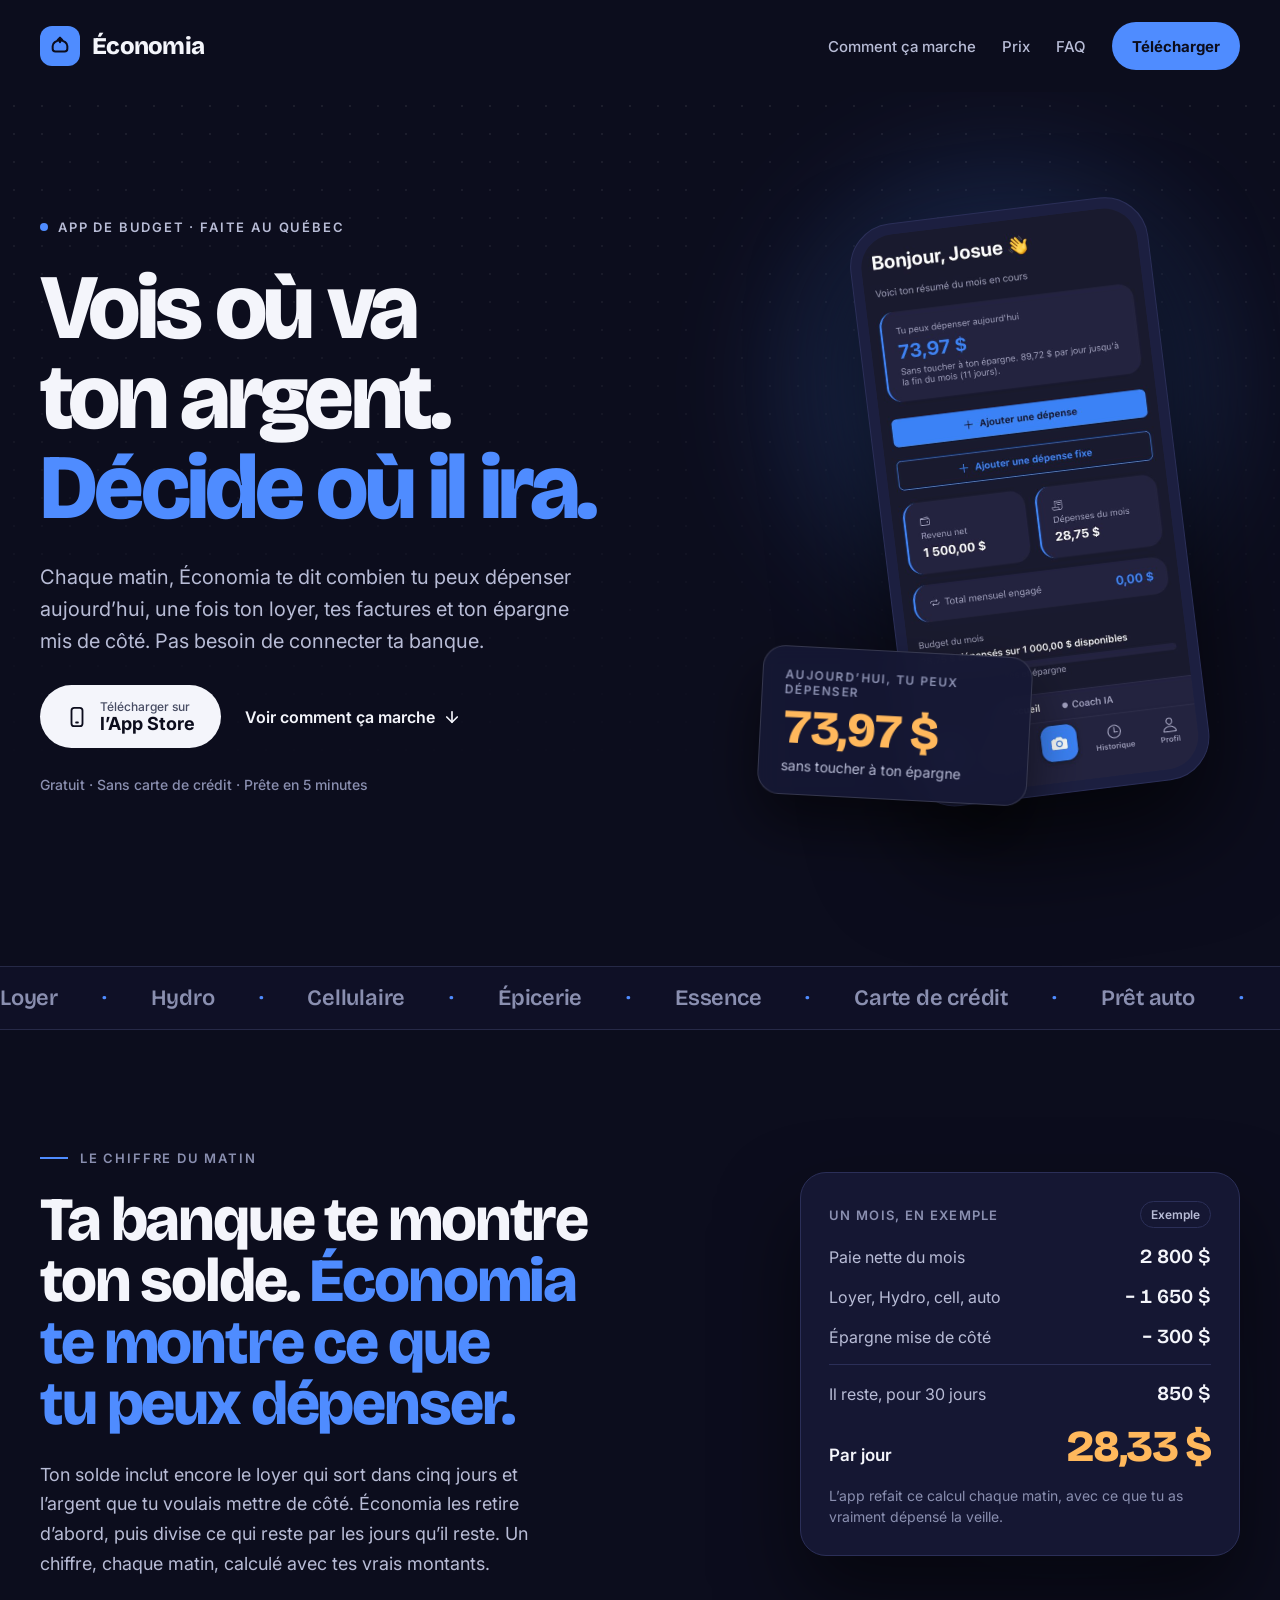
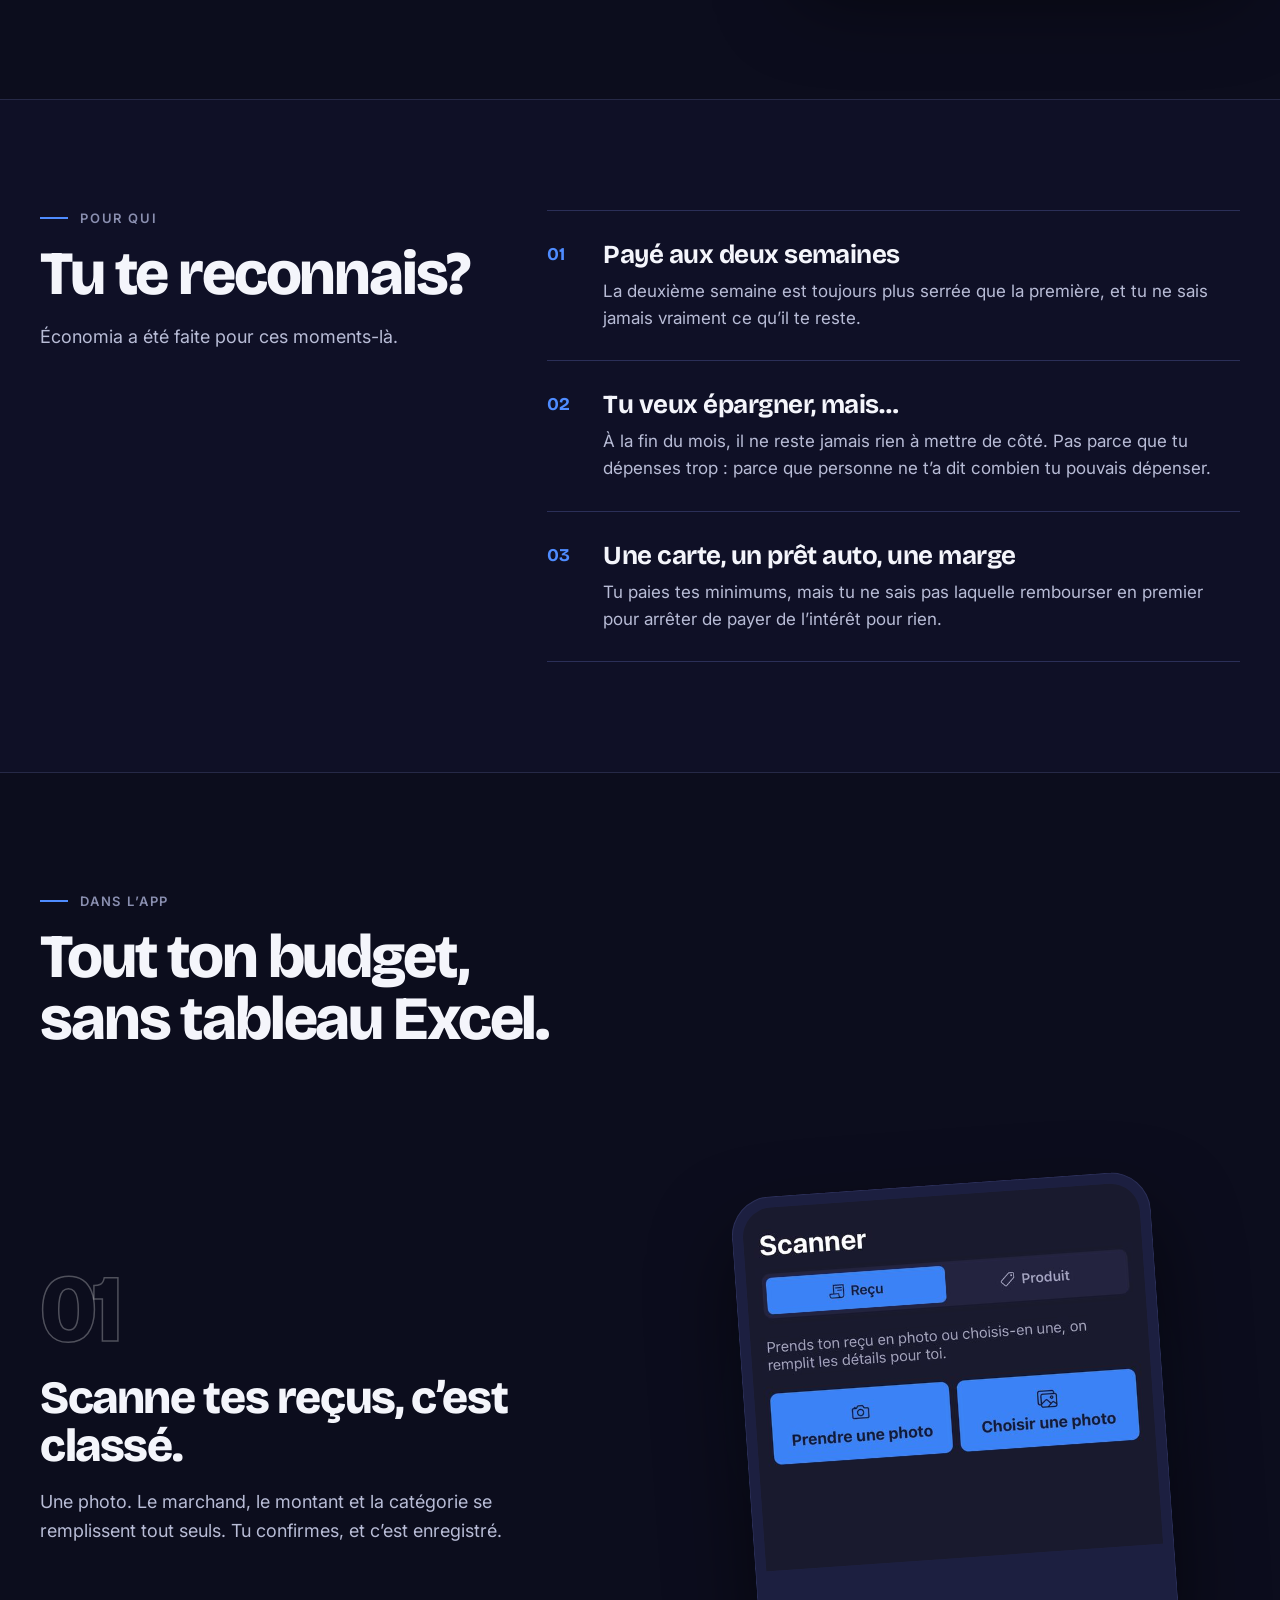
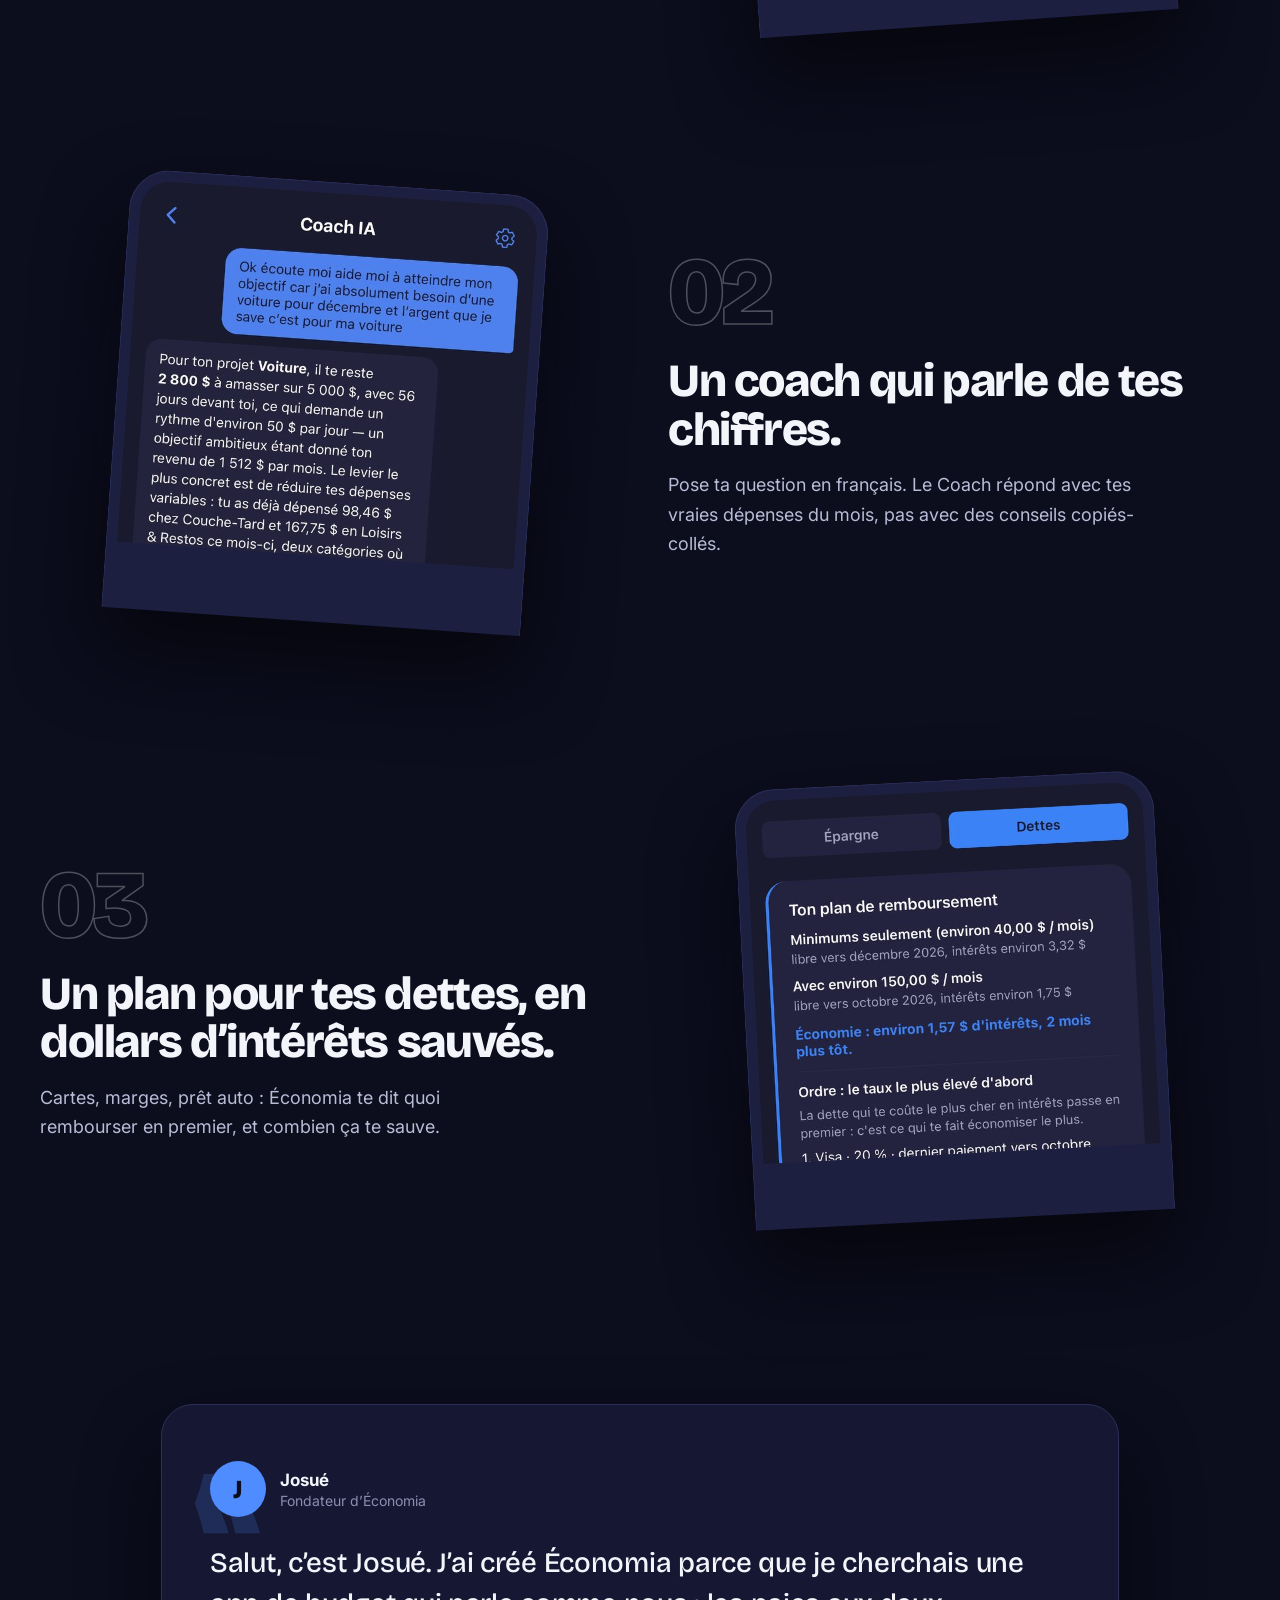
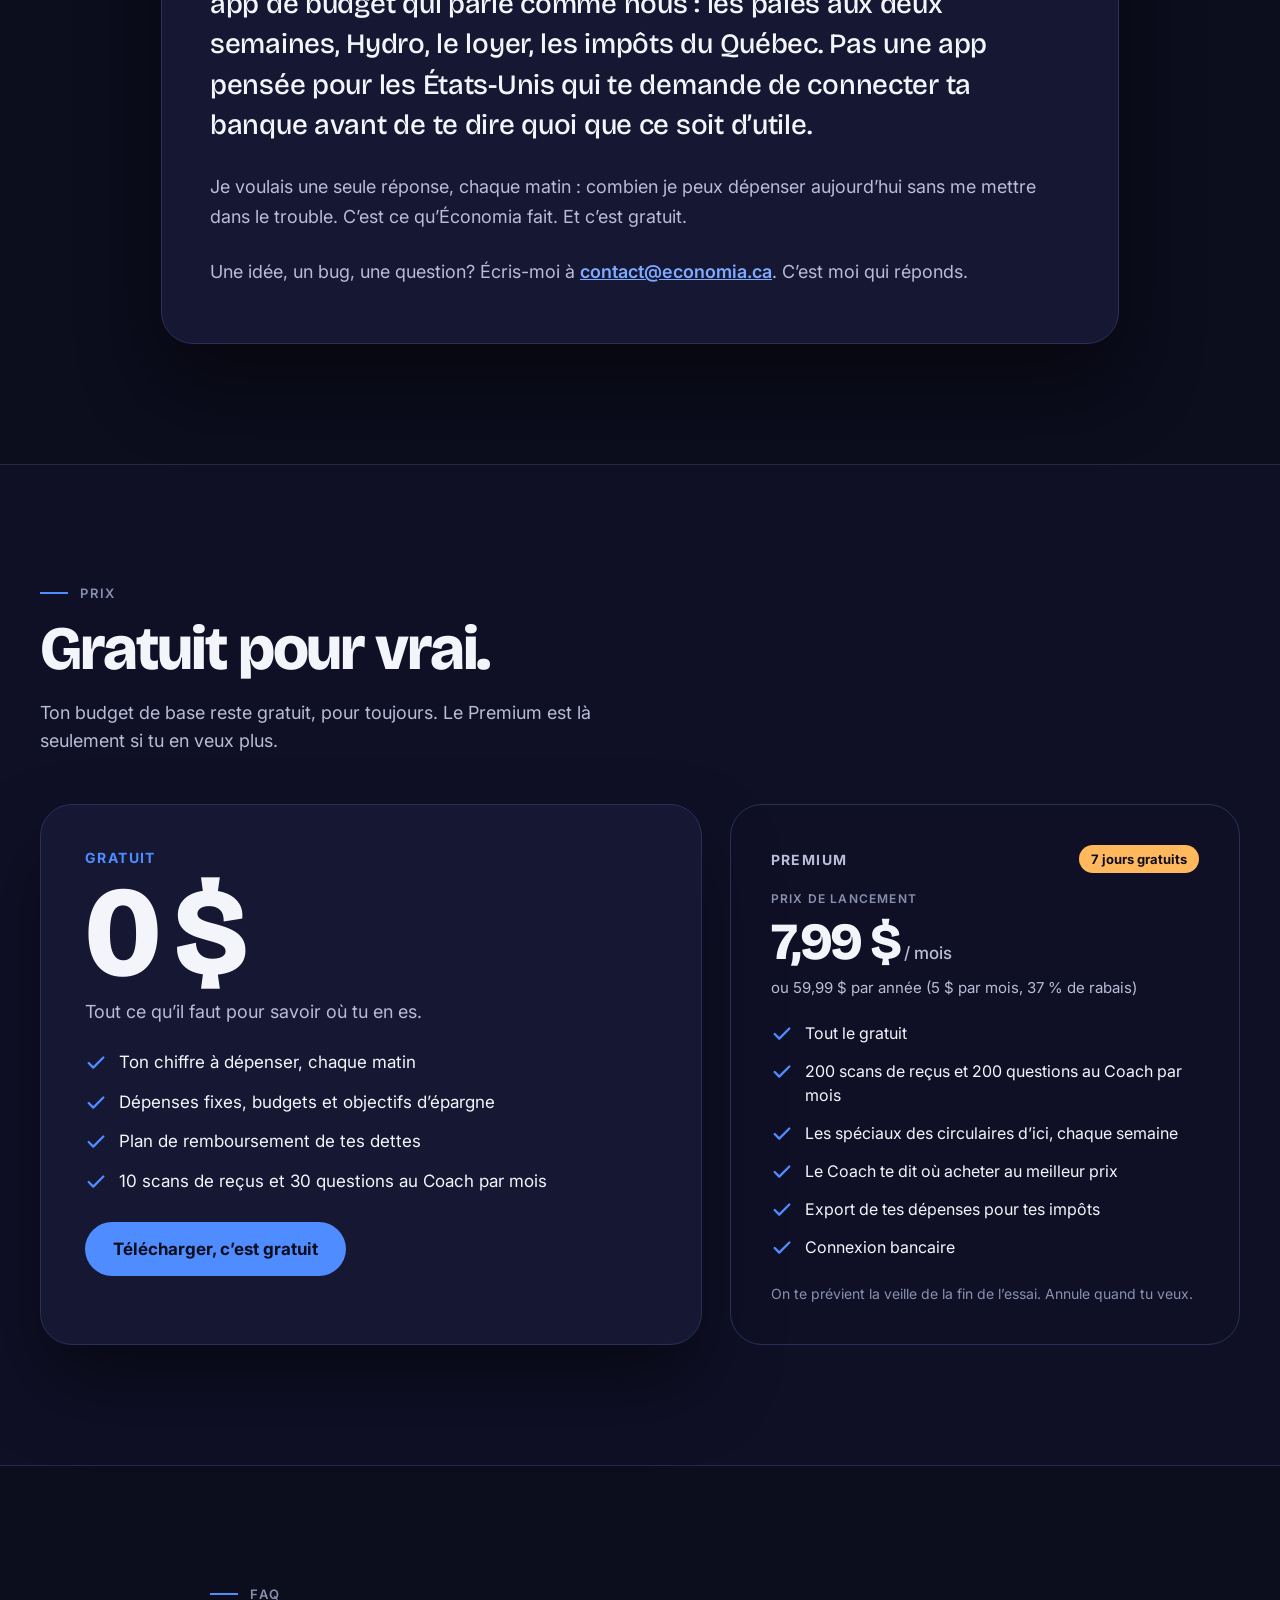
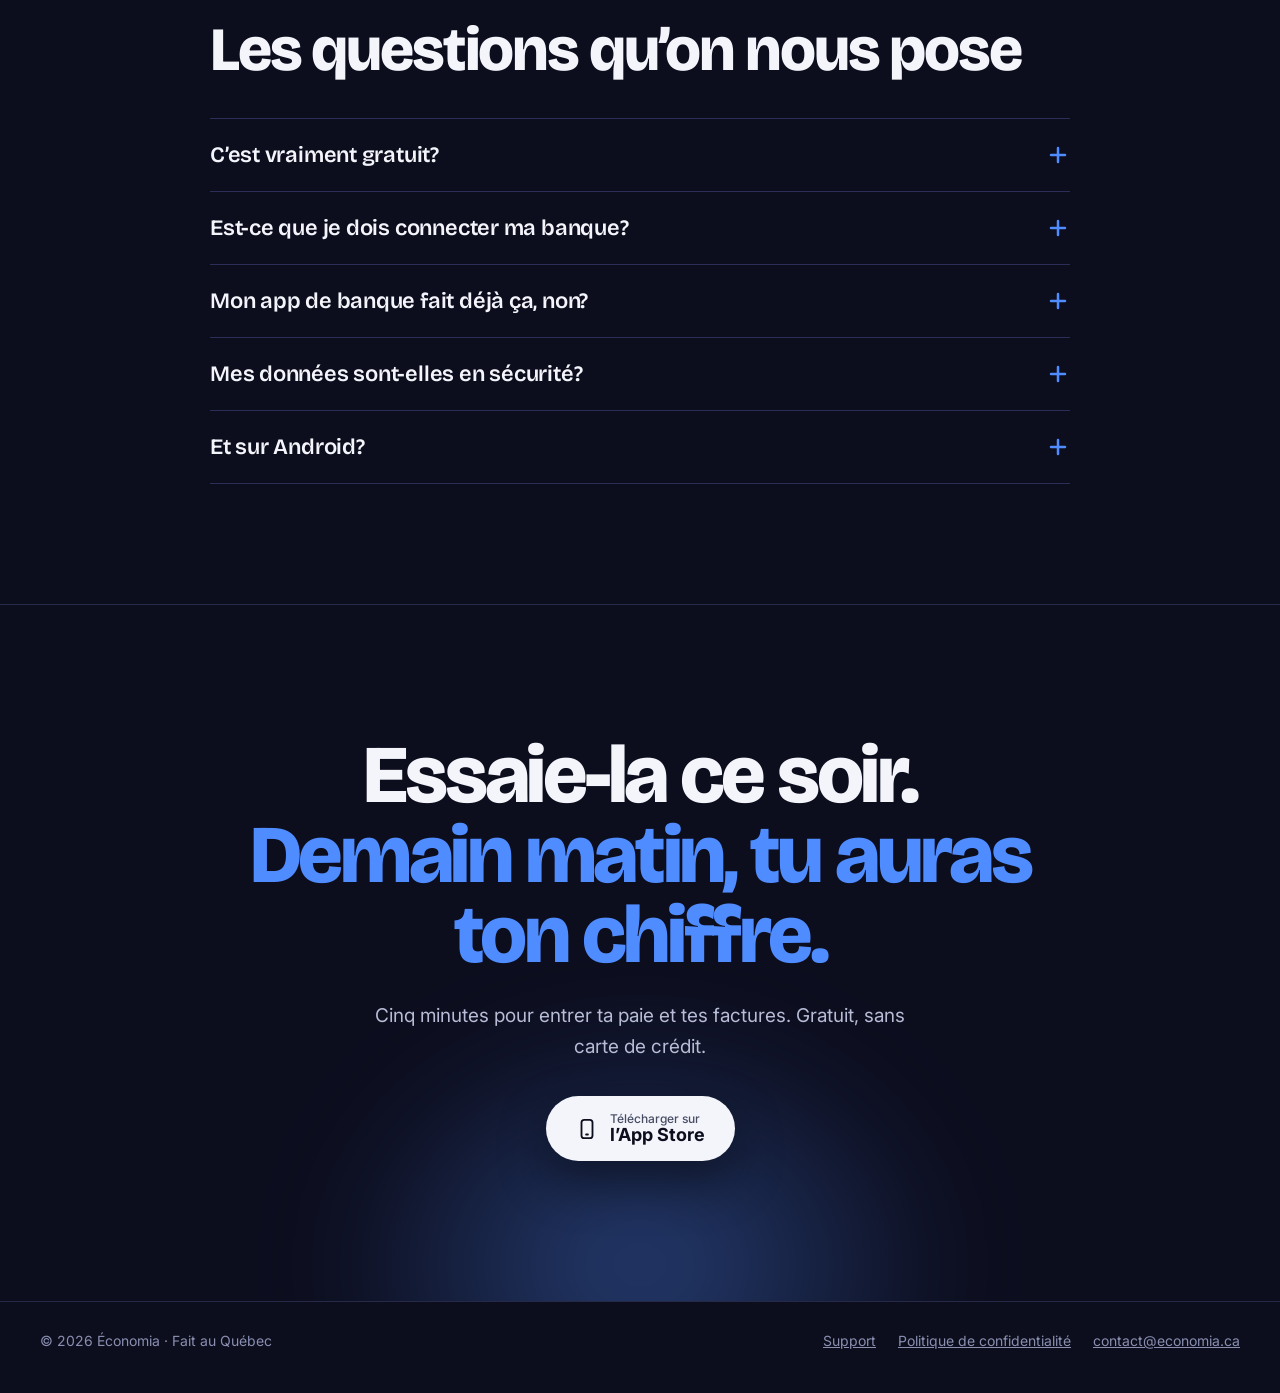
<file: index.html>
<!doctype html>
<html lang="fr-CA">
<head>
<meta charset="utf-8">
<meta name="viewport" content="width=device-width, initial-scale=1, viewport-fit=cover">
<title>Économia — Vois où va ton argent. Décide où il ira.</title>
<meta name="description" content="L’app de budget faite au Québec. Chaque matin, Économia te dit combien tu peux dépenser aujourd’hui, une fois ton loyer, tes factures et ton épargne mis de côté.">
<meta property="og:title" content="Économia — Vois où va ton argent. Décide où il ira.">
<meta property="og:description" content="L’app de budget faite au Québec. Gratuit, sans carte de crédit.">
<meta name="theme-color" content="#0C0D1D">
<link rel="icon" href="data:image/svg+xml,%3Csvg xmlns='http://www.w3.org/2000/svg' viewBox='0 0 64 64'%3E%3Crect width='64' height='64' rx='16' fill='%234F8CFF'/%3E%3Ctext x='32' y='45' font-size='38' font-family='Arial' font-weight='700' text-anchor='middle' fill='%230C0D1D'%3EÉ%3C/text%3E%3C/svg%3E">

<link rel="preconnect" href="https://fonts.googleapis.com">
<link rel="stylesheet" href="https://fonts.googleapis.com/css2?family=Bricolage+Grotesque:opsz,wght@12..96,500..800&amp;family=Inter:wght@400;500;600;700&amp;display=swap">
<style>
body{margin:0;background:#0C0D1D}
a{color:#7FAAFF}a:hover{color:#A9C6FF}
summary{cursor:pointer;list-style:none}
summary::-webkit-details-marker{display:none}
details[open] .chev{transform:rotate(45deg)}
@keyframes defile{from{transform:translateX(0)}to{transform:translateX(-50%)}}
@media (prefers-reduced-motion: reduce){.defile{animation:none !important}}
html{scroll-behavior:smooth}
</style>

<style>
:focus-visible{outline:2px solid #7FAAFF;outline-offset:3px;border-radius:6px}
@media (max-width:720px){
  nav a[href="#comment"],nav a[href="#prix"],nav a[href="#faq"]{display:none}
}
</style>
</head>
<body>

<div style="font-family: 'Inter', -apple-system, 'Segoe UI', Roboto, sans-serif; color: #F4F5FB; background: #0C0D1D; min-height: 100px; overflow: hidden">

<!-- NAV -->
<header style="position: relative; z-index: 5">
<nav aria-label="Navigation principale" style="max-width: 1200px; margin: 0 auto; padding: 22px 24px; display: flex; flex-wrap: wrap; align-items: center; justify-content: space-between; gap: 16px">
<a href="#haut" style="display: flex; align-items: center; gap: 12px; text-decoration: none; color: #F4F5FB">
<span style="width: 40px; height: 40px; border-radius: 12px; background: #4F8CFF; display: flex; align-items: center; justify-content: center">
<svg aria-hidden="true" width="22" height="22" viewBox="0 0 24 24" fill="none" stroke="#0C0D1D" stroke-width="2.2" stroke-linecap="round" stroke-linejoin="round"><path d="M4 12a8 6 0 0 1 16 0v3a3 3 0 0 1-3 3H7a3 3 0 0 1-3-3z"></path><path d="M12 3v5"></path><path d="M9.5 5.5 12 3l2.5 2.5"></path></svg>
</span>
<span style="font-family: 'Bricolage Grotesque', 'Inter', sans-serif; font-size: 24px; font-weight: 800; letter-spacing: -0.03em">Économia</span>
</a>
<div style="display: flex; flex-wrap: wrap; align-items: center; gap: 26px; font-size: 15px; font-weight: 500">
<a href="#comment" style="color: #B8BCD6; text-decoration: none">Comment ça marche</a>
<a href="#prix" style="color: #B8BCD6; text-decoration: none">Prix</a>
<a href="#faq" style="color: #B8BCD6; text-decoration: none">FAQ</a>
<a href="https://apps.apple.com/ca/app/id6791869854" style="background: #4F8CFF; color: #0C0D1D; text-decoration: none; font-weight: 700; padding: 13px 20px; border-radius: 999px; min-height: 22px; display: inline-flex; align-items: center">Télécharger</a>
</div>
</nav>
</header>

<!-- 1. HERO -->
<section id="haut" style="position: relative; overflow: hidden">
<div aria-hidden="true" style="position: absolute; inset: 0; background-image: radial-gradient(rgba(255,255,255,0.07) 1px, transparent 1.5px); background-size: 28px 28px; -webkit-mask-image: linear-gradient(to bottom, rgba(0,0,0,1) 0%, rgba(0,0,0,0) 85%); mask-image: linear-gradient(to bottom, rgba(0,0,0,1) 0%, rgba(0,0,0,0) 85%)"></div>
<div aria-hidden="true" style="position: absolute; right: -8%; top: -10%; width: 760px; height: 760px; border-radius: 50%; background: radial-gradient(closest-side, #4F8CFF, transparent 72%); opacity: 0.42; filter: blur(50px); pointer-events: none"></div>
<div style="position: relative; max-width: 1200px; margin: 0 auto; padding: 64px 24px 110px; display: flex; flex-wrap: wrap; align-items: center; gap: 48px">

<div style="flex: 1 1 520px; min-width: 0; display: flex; flex-direction: column; gap: 28px">
<span style="display: inline-flex; align-items: center; gap: 10px; align-self: flex-start; font-size: 13px; font-weight: 600; letter-spacing: 0.14em; text-transform: uppercase; color: #B8BCD6"><span aria-hidden="true" style="width: 8px; height: 8px; border-radius: 50%; background: #4F8CFF"></span>App de budget · Faite au Québec</span>
<h1 style="margin: 0; font-family: 'Bricolage Grotesque', 'Inter', sans-serif; font-size: clamp(50px, 7.2vw, 104px); line-height: 0.98; font-weight: 800; letter-spacing: -0.04em; text-wrap: balance">Vois où va ton argent.<br><span style="color: #4F8CFF">Décide où il ira.</span></h1>
<p style="margin: 0; font-size: 20px; line-height: 1.6; color: #B8BCD6; max-width: 560px; text-wrap: pretty">Chaque matin, Économia te dit combien tu peux dépenser aujourd’hui, une fois ton loyer, tes factures et ton épargne mis de côté. Pas besoin de connecter ta banque.</p>
<div style="display: flex; flex-wrap: wrap; align-items: center; gap: 18px 24px">
<a href="https://apps.apple.com/ca/app/id6791869854" style="display: inline-flex; align-items: center; gap: 12px; background: #F4F5FB; color: #0C0D1D; text-decoration: none; padding: 15px 26px; border-radius: 999px; min-height: 28px">
<svg aria-hidden="true" width="22" height="22" viewBox="0 0 24 24" fill="none" stroke="#0C0D1D" stroke-width="2" stroke-linecap="round" stroke-linejoin="round"><rect x="6" y="2" width="12" height="20" rx="3"></rect><path d="M11 18h2"></path></svg>
<span style="display: flex; flex-direction: column; line-height: 1.1"><span style="font-size: 12px; font-weight: 500; color: #474C63">Télécharger sur</span><span style="font-size: 18px; font-weight: 700">l’App Store</span></span>
</a>
<a href="#comment" style="display: inline-flex; align-items: center; gap: 8px; color: #F4F5FB; text-decoration: none; font-size: 16px; font-weight: 600; min-height: 44px">Voir comment ça marche<svg aria-hidden="true" width="18" height="18" viewBox="0 0 24 24" fill="none" stroke="#F4F5FB" stroke-width="2.2" stroke-linecap="round" stroke-linejoin="round"><path d="M12 5v14"></path><path d="m5 12 7 7 7-7"></path></svg></a>
</div>
<span style="font-size: 14px; font-weight: 500; color: #8A8FB0">Gratuit · Sans carte de crédit · Prête en 5 minutes</span>
</div>

<!-- Téléphone + chiffre du matin -->
<div style="flex: 0 1 480px; min-width: 0; position: relative; min-height: 700px; display: flex; align-items: center; justify-content: center">
<div style="width: 300px; max-width: 80%; box-sizing: border-box; padding: 10px; border-radius: 44px; background: #1C1F40; border: 1px solid #2B2F58; box-shadow: 0 50px 100px rgba(0,0,0,0.65); transform: rotate(-7deg) translateX(30px)">
<img src="[data-uri]" alt="Écran d’accueil d’Économia : Tu peux dépenser aujourd’hui 73,97 $, sans toucher à ton épargne" style="display: block; width: 100%; height: auto; border-radius: 34px">
</div>
<div style="position: absolute; left: 0; bottom: 56px; width: 270px; max-width: 86%; box-sizing: border-box; padding: 20px 22px; border-radius: 22px; background: rgba(21,23,51,0.92); border: 1px solid rgba(255,255,255,0.14); box-shadow: 0 30px 60px rgba(0,0,0,0.55); backdrop-filter: blur(12px); transform: rotate(3deg); display: flex; flex-direction: column; gap: 6px">
<span style="font-size: 12px; font-weight: 600; letter-spacing: 0.12em; text-transform: uppercase; color: #8A8FB0">Aujourd’hui, tu peux dépenser</span>
<span style="font-family: 'Bricolage Grotesque', 'Inter', sans-serif; font-size: 48px; font-weight: 800; letter-spacing: -0.03em; line-height: 1; color: #FFB85C; font-variant-numeric: tabular-nums"><span id="montant">73,97 $</span></span>
<span style="font-size: 14px; color: #B8BCD6">sans toucher à ton épargne</span>
</div>
</div>

</div>
</section>

<!-- Bande défilante -->
<div aria-hidden="true" style="border-top: 1px solid #262947; border-bottom: 1px solid #262947; overflow: hidden; padding: 18px 0; background: #0F1026">
<div class="defile" style="display: flex; align-items: center; gap: 44px; width: max-content; white-space: nowrap; animation: defile 46s linear infinite; font-family: 'Bricolage Grotesque', 'Inter', sans-serif; font-size: 22px; font-weight: 600; letter-spacing: -0.01em; color: #8A8FB0">
<span>Loyer</span><span style="color: #4F8CFF">·</span><span>Hydro</span><span style="color: #4F8CFF">·</span><span>Cellulaire</span><span style="color: #4F8CFF">·</span><span>Épicerie</span><span style="color: #4F8CFF">·</span><span>Essence</span><span style="color: #4F8CFF">·</span><span>Carte de crédit</span><span style="color: #4F8CFF">·</span><span>Prêt auto</span><span style="color: #4F8CFF">·</span><span>Abonnements</span><span style="color: #4F8CFF">·</span><span>Gym</span><span style="color: #4F8CFF">·</span><span>Restos</span><span style="color: #4F8CFF">·</span><span>Épargne</span><span style="color: #4F8CFF">·</span><span>Pharmacie</span><span style="color: #4F8CFF">·</span>
<span>Loyer</span><span style="color: #4F8CFF">·</span><span>Hydro</span><span style="color: #4F8CFF">·</span><span>Cellulaire</span><span style="color: #4F8CFF">·</span><span>Épicerie</span><span style="color: #4F8CFF">·</span><span>Essence</span><span style="color: #4F8CFF">·</span><span>Carte de crédit</span><span style="color: #4F8CFF">·</span><span>Prêt auto</span><span style="color: #4F8CFF">·</span><span>Abonnements</span><span style="color: #4F8CFF">·</span><span>Gym</span><span style="color: #4F8CFF">·</span><span>Restos</span><span style="color: #4F8CFF">·</span><span>Épargne</span><span style="color: #4F8CFF">·</span><span>Pharmacie</span><span style="color: #4F8CFF">·</span>
</div>
</div>

<!-- 2. LE CHIFFRE DU MATIN -->
<section id="comment" style="max-width: 1200px; margin: 0 auto; padding: 120px 24px; display: flex; flex-wrap: wrap; align-items: center; gap: 64px">
<div style="flex: 1 1 460px; min-width: 0; display: flex; flex-direction: column; gap: 24px">
<span style="display: inline-flex; align-items: center; gap: 12px; font-size: 13px; font-weight: 600; letter-spacing: 0.14em; text-transform: uppercase; color: #8A8FB0"><span aria-hidden="true" style="width: 28px; height: 2px; background: #4F8CFF"></span>Le chiffre du matin</span>
<h2 style="margin: 0; font-family: 'Bricolage Grotesque', 'Inter', sans-serif; font-size: clamp(38px, 4.8vw, 68px); line-height: 1.0; font-weight: 800; letter-spacing: -0.035em; text-wrap: balance">Ta banque te montre ton solde. <span style="color: #4F8CFF">Économia te montre ce que tu peux dépenser.</span></h2>
<p style="margin: 0; font-size: 18px; line-height: 1.65; color: #B8BCD6; max-width: 540px; text-wrap: pretty">Ton solde inclut encore le loyer qui sort dans cinq jours et l’argent que tu voulais mettre de côté. Économia les retire d’abord, puis divise ce qui reste par les jours qu’il reste. Un chiffre, chaque matin, calculé avec tes vrais montants.</p>
</div>

<div style="flex: 0 1 440px; min-width: 0; position: relative">
<div aria-hidden="true" style="position: absolute; inset: 10% -10% -10% 10%; border-radius: 50%; background: radial-gradient(closest-side, #4F8CFF, transparent 72%); opacity: 0.25; filter: blur(50px); pointer-events: none"></div>
<div style="position: relative; background: #151733; border: 1px solid #2B2F58; border-radius: 26px; padding: 28px; box-shadow: 0 40px 80px rgba(0,0,0,0.5); display: flex; flex-direction: column; gap: 16px">
<div style="display: flex; align-items: center; justify-content: space-between; gap: 12px">
<span style="font-size: 13px; font-weight: 600; letter-spacing: 0.1em; text-transform: uppercase; color: #8A8FB0">Un mois, en exemple</span>
<span style="font-size: 12px; font-weight: 600; color: #B8BCD6; border: 1px solid #2B2F58; padding: 5px 10px; border-radius: 999px">Exemple</span>
</div>
<div style="display: flex; justify-content: space-between; align-items: baseline; gap: 16px; font-size: 16px"><span style="color: #B8BCD6">Paie nette du mois</span><span style="font-family: 'Bricolage Grotesque', 'Inter', sans-serif; font-size: 20px; font-weight: 600; font-variant-numeric: tabular-nums">2 800 $</span></div>
<div style="display: flex; justify-content: space-between; align-items: baseline; gap: 16px; font-size: 16px"><span style="color: #B8BCD6">Loyer, Hydro, cell, auto</span><span style="font-family: 'Bricolage Grotesque', 'Inter', sans-serif; font-size: 20px; font-weight: 600; font-variant-numeric: tabular-nums">− 1 650 $</span></div>
<div style="display: flex; justify-content: space-between; align-items: baseline; gap: 16px; font-size: 16px"><span style="color: #B8BCD6">Épargne mise de côté</span><span style="font-family: 'Bricolage Grotesque', 'Inter', sans-serif; font-size: 20px; font-weight: 600; font-variant-numeric: tabular-nums">− 300 $</span></div>
<div aria-hidden="true" style="height: 1px; background: #2B2F58"></div>
<div style="display: flex; justify-content: space-between; align-items: baseline; gap: 16px; font-size: 16px"><span style="color: #B8BCD6">Il reste, pour 30 jours</span><span style="font-family: 'Bricolage Grotesque', 'Inter', sans-serif; font-size: 20px; font-weight: 600; font-variant-numeric: tabular-nums">850 $</span></div>
<div style="display: flex; justify-content: space-between; align-items: baseline; gap: 16px; padding-top: 4px"><span style="font-size: 17px; font-weight: 600">Par jour</span><span style="font-family: 'Bricolage Grotesque', 'Inter', sans-serif; font-size: 44px; font-weight: 800; letter-spacing: -0.03em; line-height: 1; color: #FFB85C; font-variant-numeric: tabular-nums">28,33 $</span></div>
<span style="font-size: 14px; line-height: 1.5; color: #8A8FB0">L’app refait ce calcul chaque matin, avec ce que tu as vraiment dépensé la veille.</span>
</div>
</div>
</section>

<!-- 3. TU TE RECONNAIS ? -->
<section aria-label="Pour qui" style="background: #0F1026; border-top: 1px solid #262947; border-bottom: 1px solid #262947">
<div style="max-width: 1200px; margin: 0 auto; padding: 110px 24px; display: flex; flex-wrap: wrap; gap: 64px; align-items: flex-start">
<div style="flex: 1 1 320px; min-width: 0; display: flex; flex-direction: column; gap: 18px">
<span style="display: inline-flex; align-items: center; gap: 12px; font-size: 13px; font-weight: 600; letter-spacing: 0.14em; text-transform: uppercase; color: #8A8FB0"><span aria-hidden="true" style="width: 28px; height: 2px; background: #4F8CFF"></span>Pour qui</span>
<h2 style="margin: 0; font-family: 'Bricolage Grotesque', 'Inter', sans-serif; font-size: clamp(38px, 4.8vw, 68px); line-height: 1.0; font-weight: 800; letter-spacing: -0.035em">Tu te reconnais?</h2>
<p style="margin: 0; font-size: 18px; line-height: 1.6; color: #B8BCD6; max-width: 380px">Économia a été faite pour ces moments-là.</p>
</div>
<div style="flex: 1.4 1 520px; min-width: 0; display: flex; flex-direction: column">
<div style="display: flex; gap: 24px; padding: 28px 0; border-top: 1px solid #2B2F58">
<span style="font-family: 'Bricolage Grotesque', 'Inter', sans-serif; font-size: 18px; font-weight: 700; color: #4F8CFF; min-width: 32px; padding-top: 4px">01</span>
<div style="display: flex; flex-direction: column; gap: 8px">
<h3 style="margin: 0; font-family: 'Bricolage Grotesque', 'Inter', sans-serif; font-size: 26px; font-weight: 700; letter-spacing: -0.02em; line-height: 1.2">Payé aux deux semaines</h3>
<p style="margin: 0; font-size: 17px; line-height: 1.6; color: #B8BCD6">La deuxième semaine est toujours plus serrée que la première, et tu ne sais jamais vraiment ce qu’il te reste.</p>
</div>
</div>
<div style="display: flex; gap: 24px; padding: 28px 0; border-top: 1px solid #2B2F58">
<span style="font-family: 'Bricolage Grotesque', 'Inter', sans-serif; font-size: 18px; font-weight: 700; color: #4F8CFF; min-width: 32px; padding-top: 4px">02</span>
<div style="display: flex; flex-direction: column; gap: 8px">
<h3 style="margin: 0; font-family: 'Bricolage Grotesque', 'Inter', sans-serif; font-size: 26px; font-weight: 700; letter-spacing: -0.02em; line-height: 1.2">Tu veux épargner, mais…</h3>
<p style="margin: 0; font-size: 17px; line-height: 1.6; color: #B8BCD6">À la fin du mois, il ne reste jamais rien à mettre de côté. Pas parce que tu dépenses trop : parce que personne ne t’a dit combien tu pouvais dépenser.</p>
</div>
</div>
<div style="display: flex; gap: 24px; padding: 28px 0; border-top: 1px solid #2B2F58; border-bottom: 1px solid #2B2F58">
<span style="font-family: 'Bricolage Grotesque', 'Inter', sans-serif; font-size: 18px; font-weight: 700; color: #4F8CFF; min-width: 32px; padding-top: 4px">03</span>
<div style="display: flex; flex-direction: column; gap: 8px">
<h3 style="margin: 0; font-family: 'Bricolage Grotesque', 'Inter', sans-serif; font-size: 26px; font-weight: 700; letter-spacing: -0.02em; line-height: 1.2">Une carte, un prêt auto, une marge</h3>
<p style="margin: 0; font-size: 17px; line-height: 1.6; color: #B8BCD6">Tu paies tes minimums, mais tu ne sais pas laquelle rembourser en premier pour arrêter de payer de l’intérêt pour rien.</p>
</div>
</div>
</div>
</div>
</section>

<!-- 4. DANS L'APP -->
<section id="fonctions" style="max-width: 1200px; margin: 0 auto; padding: 120px 24px 40px; display: flex; flex-direction: column; gap: 110px">
<div style="display: flex; flex-direction: column; gap: 18px; max-width: 760px">
<span style="display: inline-flex; align-items: center; gap: 12px; font-size: 13px; font-weight: 600; letter-spacing: 0.14em; text-transform: uppercase; color: #8A8FB0"><span aria-hidden="true" style="width: 28px; height: 2px; background: #4F8CFF"></span>Dans l’app</span>
<h2 style="margin: 0; font-family: 'Bricolage Grotesque', 'Inter', sans-serif; font-size: clamp(38px, 4.8vw, 68px); line-height: 1.0; font-weight: 800; letter-spacing: -0.035em; text-wrap: balance">Tout ton budget, sans tableau Excel.</h2>
</div>

<!-- Scanner -->
<article style="display: flex; flex-wrap: wrap; align-items: center; gap: 56px">
<div style="flex: 1 1 400px; min-width: 0; display: flex; flex-direction: column; gap: 16px">
<span aria-hidden="true" style="font-family: 'Bricolage Grotesque', 'Inter', sans-serif; font-size: 96px; font-weight: 800; line-height: 1; letter-spacing: -0.04em; color: transparent; -webkit-text-stroke: 1.5px rgba(255,255,255,0.28)">01</span>
<h3 style="margin: 0; font-family: 'Bricolage Grotesque', 'Inter', sans-serif; font-size: clamp(30px, 3.6vw, 48px); font-weight: 800; letter-spacing: -0.03em; line-height: 1.05">Scanne tes reçus, c’est classé.</h3>
<p style="margin: 0; font-size: 18px; line-height: 1.65; color: #B8BCD6; max-width: 480px">Une photo. Le marchand, le montant et la catégorie se remplissent tout seuls. Tu confirmes, et c’est enregistré.</p>
</div>
<div style="flex: 1 1 400px; min-width: 0; position: relative; display: flex; justify-content: center; padding: 24px 0">
<div aria-hidden="true" style="position: absolute; inset: 0; border-radius: 50%; background: radial-gradient(closest-side, #4F8CFF, transparent 72%); opacity: 0.22; filter: blur(50px); pointer-events: none"></div>
<div style="position: relative; width: 100%; max-width: 420px; height: 440px; overflow: hidden; border-radius: 40px 40px 0 0; background: #1C1F40; border: 1px solid #2B2F58; border-bottom: 0; padding: 10px 10px 0; box-sizing: border-box; box-shadow: 0 40px 80px rgba(0,0,0,0.55); transform: rotate(-4deg)">
<img src="[data-uri]" alt="Écran Scanner d’Économia : prends ton reçu en photo, on remplit les détails pour toi" style="display: block; width: 100%; height: auto; border-radius: 30px 30px 0 0">
</div>
</div>
</article>

<!-- Coach -->
<article style="display: flex; flex-wrap: wrap; flex-direction: row-reverse; align-items: center; gap: 56px">
<div style="flex: 1 1 400px; min-width: 0; display: flex; flex-direction: column; gap: 16px">
<span aria-hidden="true" style="font-family: 'Bricolage Grotesque', 'Inter', sans-serif; font-size: 96px; font-weight: 800; line-height: 1; letter-spacing: -0.04em; color: transparent; -webkit-text-stroke: 1.5px rgba(255,255,255,0.28)">02</span>
<h3 style="margin: 0; font-family: 'Bricolage Grotesque', 'Inter', sans-serif; font-size: clamp(30px, 3.6vw, 48px); font-weight: 800; letter-spacing: -0.03em; line-height: 1.05">Un coach qui parle de tes chiffres.</h3>
<p style="margin: 0; font-size: 18px; line-height: 1.65; color: #B8BCD6; max-width: 480px">Pose ta question en français. Le Coach répond avec tes vraies dépenses du mois, pas avec des conseils copiés-collés.</p>
</div>
<div style="flex: 1 1 400px; min-width: 0; position: relative; display: flex; justify-content: center; padding: 24px 0">
<div aria-hidden="true" style="position: absolute; inset: 0; border-radius: 50%; background: radial-gradient(closest-side, #4F8CFF, transparent 72%); opacity: 0.22; filter: blur(50px); pointer-events: none"></div>
<div style="position: relative; width: 100%; max-width: 420px; height: 440px; overflow: hidden; border-radius: 40px 40px 0 0; background: #1C1F40; border: 1px solid #2B2F58; border-bottom: 0; padding: 10px 10px 0; box-sizing: border-box; box-shadow: 0 40px 80px rgba(0,0,0,0.55); transform: rotate(4deg)">
<img src="[data-uri]" alt="Le Coach IA d’Économia répond avec les vrais chiffres de l’utilisateur" style="display: block; width: 100%; height: auto; border-radius: 30px 30px 0 0">
</div>
</div>
</article>

<!-- Dettes -->
<article style="display: flex; flex-wrap: wrap; align-items: center; gap: 56px">
<div style="flex: 1 1 400px; min-width: 0; display: flex; flex-direction: column; gap: 16px">
<span aria-hidden="true" style="font-family: 'Bricolage Grotesque', 'Inter', sans-serif; font-size: 96px; font-weight: 800; line-height: 1; letter-spacing: -0.04em; color: transparent; -webkit-text-stroke: 1.5px rgba(255,255,255,0.28)">03</span>
<h3 style="margin: 0; font-family: 'Bricolage Grotesque', 'Inter', sans-serif; font-size: clamp(30px, 3.6vw, 48px); font-weight: 800; letter-spacing: -0.03em; line-height: 1.05">Un plan pour tes dettes, en dollars d’intérêts sauvés.</h3>
<p style="margin: 0; font-size: 18px; line-height: 1.65; color: #B8BCD6; max-width: 480px">Cartes, marges, prêt auto : Économia te dit quoi rembourser en premier, et combien ça te sauve.</p>
</div>
<div style="flex: 1 1 400px; min-width: 0; position: relative; display: flex; justify-content: center; padding: 24px 0">
<div aria-hidden="true" style="position: absolute; inset: 0; border-radius: 50%; background: radial-gradient(closest-side, #4F8CFF, transparent 72%); opacity: 0.22; filter: blur(50px); pointer-events: none"></div>
<div style="position: relative; width: 100%; max-width: 420px; height: 440px; overflow: hidden; border-radius: 40px 40px 0 0; background: #1C1F40; border: 1px solid #2B2F58; border-bottom: 0; padding: 10px 10px 0; box-sizing: border-box; box-shadow: 0 40px 80px rgba(0,0,0,0.55); transform: rotate(-3deg)">
<img src="[data-uri]" alt="Plan de remboursement des dettes dans Économia" style="display: block; width: 100%; height: auto; border-radius: 30px 30px 0 0">
</div>
</div>
</article>
</section>

<!-- 5. UN MOT DE JOSUÉ -->
<section aria-label="Un mot du fondateur" style="max-width: 1200px; margin: 0 auto; padding: 120px 24px">
<div style="position: relative; max-width: 860px; margin: 0 auto; background: #151733; border: 1px solid #2B2F58; border-radius: 32px; padding: 56px 48px; display: flex; flex-direction: column; gap: 26px; box-shadow: 0 40px 80px rgba(0,0,0,0.45)">
<span aria-hidden="true" style="position: absolute; top: 8px; left: 28px; font-family: 'Bricolage Grotesque', 'Inter', sans-serif; font-size: 160px; font-weight: 800; line-height: 1; color: #4F8CFF; opacity: 0.18; pointer-events: none">«</span>
<div style="position: relative; display: flex; align-items: center; gap: 14px">
<span aria-hidden="true" style="width: 56px; height: 56px; border-radius: 999px; background: #4F8CFF; color: #0C0D1D; font-family: 'Bricolage Grotesque', 'Inter', sans-serif; font-size: 26px; font-weight: 800; display: flex; align-items: center; justify-content: center">J</span>
<span style="display: flex; flex-direction: column; gap: 2px"><span style="font-size: 17px; font-weight: 700">Josué</span><span style="font-size: 14px; color: #8A8FB0">Fondateur d’Économia</span></span>
</div>
<p style="position: relative; margin: 0; font-family: 'Bricolage Grotesque', 'Inter', sans-serif; font-size: clamp(22px, 2.4vw, 28px); font-weight: 500; line-height: 1.45; letter-spacing: -0.01em; text-wrap: pretty">Salut, c’est Josué. J’ai créé Économia parce que je cherchais une app de budget qui parle comme nous : les paies aux deux semaines, Hydro, le loyer, les impôts du Québec. Pas une app pensée pour les États-Unis qui te demande de connecter ta banque avant de te dire quoi que ce soit d’utile.</p>
<p style="position: relative; margin: 0; font-size: 18px; line-height: 1.65; color: #B8BCD6; text-wrap: pretty">Je voulais une seule réponse, chaque matin : combien je peux dépenser aujourd’hui sans me mettre dans le trouble. C’est ce qu’Économia fait. Et c’est gratuit.</p>
<p style="position: relative; margin: 0; font-size: 18px; line-height: 1.65; color: #B8BCD6; text-wrap: pretty">Une idée, un bug, une question? Écris-moi à <a href="mailto:contact@economia.ca" style="font-weight: 600">contact@economia.ca</a>. C’est moi qui réponds.</p>
</div>
</section>

<!-- 6. PRIX -->
<section id="prix" style="background: #0F1026; border-top: 1px solid #262947; border-bottom: 1px solid #262947">
<div style="max-width: 1200px; margin: 0 auto; padding: 120px 24px; display: flex; flex-direction: column; gap: 48px">
<div style="display: flex; flex-direction: column; gap: 18px; max-width: 720px">
<span style="display: inline-flex; align-items: center; gap: 12px; font-size: 13px; font-weight: 600; letter-spacing: 0.14em; text-transform: uppercase; color: #8A8FB0"><span aria-hidden="true" style="width: 28px; height: 2px; background: #4F8CFF"></span>Prix</span>
<h2 style="margin: 0; font-family: 'Bricolage Grotesque', 'Inter', sans-serif; font-size: clamp(38px, 4.8vw, 68px); line-height: 1.0; font-weight: 800; letter-spacing: -0.035em">Gratuit pour vrai.</h2>
<p style="margin: 0; font-size: 18px; line-height: 1.6; color: #B8BCD6; max-width: 560px">Ton budget de base reste gratuit, pour toujours. Le Premium est là seulement si tu en veux plus.</p>
</div>
<div style="display: flex; flex-wrap: wrap; gap: 28px; align-items: stretch">

<div style="flex: 1.4 1 420px; min-width: 0; background: #151733; border: 1px solid #2B2F58; border-radius: 32px; padding: 44px; display: flex; flex-direction: column; gap: 28px; box-shadow: 0 40px 80px rgba(0,0,0,0.45)">
<div style="display: flex; flex-direction: column; gap: 10px">
<span style="font-size: 14px; font-weight: 700; letter-spacing: 0.1em; text-transform: uppercase; color: #4F8CFF">Gratuit</span>
<span style="font-family: 'Bricolage Grotesque', 'Inter', sans-serif; font-size: clamp(80px, 10vw, 136px); font-weight: 800; letter-spacing: -0.05em; line-height: 0.9">0 $</span>
<span style="font-size: 18px; color: #B8BCD6">Tout ce qu’il faut pour savoir où tu en es.</span>
</div>
<ul style="margin: 0; padding: 0; list-style: none; display: flex; flex-direction: column; gap: 14px; font-size: 17px; line-height: 1.5">
<li style="display: flex; gap: 12px; align-items: flex-start"><svg aria-hidden="true" width="22" height="22" viewBox="0 0 24 24" fill="none" stroke="#4F8CFF" stroke-width="2.5" stroke-linecap="round" stroke-linejoin="round" style="flex-shrink: 0; margin-top: 2px"><path d="M20 6 9 17l-5-5"></path></svg><span>Ton chiffre à dépenser, chaque matin</span></li>
<li style="display: flex; gap: 12px; align-items: flex-start"><svg aria-hidden="true" width="22" height="22" viewBox="0 0 24 24" fill="none" stroke="#4F8CFF" stroke-width="2.5" stroke-linecap="round" stroke-linejoin="round" style="flex-shrink: 0; margin-top: 2px"><path d="M20 6 9 17l-5-5"></path></svg><span>Dépenses fixes, budgets et objectifs d’épargne</span></li>
<li style="display: flex; gap: 12px; align-items: flex-start"><svg aria-hidden="true" width="22" height="22" viewBox="0 0 24 24" fill="none" stroke="#4F8CFF" stroke-width="2.5" stroke-linecap="round" stroke-linejoin="round" style="flex-shrink: 0; margin-top: 2px"><path d="M20 6 9 17l-5-5"></path></svg><span>Plan de remboursement de tes dettes</span></li>
<li style="display: flex; gap: 12px; align-items: flex-start"><svg aria-hidden="true" width="22" height="22" viewBox="0 0 24 24" fill="none" stroke="#4F8CFF" stroke-width="2.5" stroke-linecap="round" stroke-linejoin="round" style="flex-shrink: 0; margin-top: 2px"><path d="M20 6 9 17l-5-5"></path></svg><span>10 scans de reçus et 30 questions au Coach par mois</span></li>
</ul>
<a href="https://apps.apple.com/ca/app/id6791869854" style="display: inline-flex; align-items: center; justify-content: center; align-self: flex-start; background: #4F8CFF; color: #0C0D1D; text-decoration: none; font-size: 17px; font-weight: 700; padding: 16px 28px; border-radius: 999px; min-height: 22px">Télécharger, c’est gratuit</a>
</div>

<div style="flex: 1 1 320px; min-width: 0; border: 1px solid #2B2F58; border-radius: 32px; padding: 40px; display: flex; flex-direction: column; gap: 24px">
<div style="display: flex; flex-direction: column; gap: 10px">
<div style="display: flex; align-items: center; justify-content: space-between; gap: 12px; flex-wrap: wrap"><span style="font-size: 14px; font-weight: 700; letter-spacing: 0.1em; text-transform: uppercase; color: #B8BCD6">Premium</span><span style="font-size: 13px; font-weight: 700; color: #0C0D1D; background: #FFB85C; padding: 6px 12px; border-radius: 999px">7 jours gratuits</span></div>
<span style="font-size: 12px; font-weight: 600; letter-spacing: 0.1em; text-transform: uppercase; color: #8A8FB0; padding-top: 8px">Prix de lancement</span>
<span style="font-family: 'Bricolage Grotesque', 'Inter', sans-serif; font-size: 52px; font-weight: 800; letter-spacing: -0.04em; line-height: 1">7,99 $<span style="font-family: 'Inter', sans-serif; font-size: 17px; font-weight: 500; color: #B8BCD6; letter-spacing: 0"> / mois</span></span>
<span style="font-size: 15px; color: #B8BCD6">ou 59,99 $ par année (5 $ par mois, 37 % de rabais)</span>
</div>
<ul style="margin: 0; padding: 0; list-style: none; display: flex; flex-direction: column; gap: 14px; font-size: 16px; line-height: 1.5">
<li style="display: flex; gap: 12px; align-items: flex-start"><svg aria-hidden="true" width="22" height="22" viewBox="0 0 24 24" fill="none" stroke="#4F8CFF" stroke-width="2.5" stroke-linecap="round" stroke-linejoin="round" style="flex-shrink: 0; margin-top: 2px"><path d="M20 6 9 17l-5-5"></path></svg><span>Tout le gratuit</span></li>
<li style="display: flex; gap: 12px; align-items: flex-start"><svg aria-hidden="true" width="22" height="22" viewBox="0 0 24 24" fill="none" stroke="#4F8CFF" stroke-width="2.5" stroke-linecap="round" stroke-linejoin="round" style="flex-shrink: 0; margin-top: 2px"><path d="M20 6 9 17l-5-5"></path></svg><span>200 scans de reçus et 200 questions au Coach par mois</span></li>
<li style="display: flex; gap: 12px; align-items: flex-start"><svg aria-hidden="true" width="22" height="22" viewBox="0 0 24 24" fill="none" stroke="#4F8CFF" stroke-width="2.5" stroke-linecap="round" stroke-linejoin="round" style="flex-shrink: 0; margin-top: 2px"><path d="M20 6 9 17l-5-5"></path></svg><span>Les spéciaux des circulaires d’ici, chaque semaine</span></li>
<li style="display: flex; gap: 12px; align-items: flex-start"><svg aria-hidden="true" width="22" height="22" viewBox="0 0 24 24" fill="none" stroke="#4F8CFF" stroke-width="2.5" stroke-linecap="round" stroke-linejoin="round" style="flex-shrink: 0; margin-top: 2px"><path d="M20 6 9 17l-5-5"></path></svg><span>Le Coach te dit où acheter au meilleur prix</span></li>
<li style="display: flex; gap: 12px; align-items: flex-start"><svg aria-hidden="true" width="22" height="22" viewBox="0 0 24 24" fill="none" stroke="#4F8CFF" stroke-width="2.5" stroke-linecap="round" stroke-linejoin="round" style="flex-shrink: 0; margin-top: 2px"><path d="M20 6 9 17l-5-5"></path></svg><span>Export de tes dépenses pour tes impôts</span></li>
<li style="display: flex; gap: 12px; align-items: flex-start"><svg aria-hidden="true" width="22" height="22" viewBox="0 0 24 24" fill="none" stroke="#4F8CFF" stroke-width="2.5" stroke-linecap="round" stroke-linejoin="round" style="flex-shrink: 0; margin-top: 2px"><path d="M20 6 9 17l-5-5"></path></svg><span>Connexion bancaire</span></li>
</ul>
<span style="font-size: 14px; line-height: 1.5; color: #8A8FB0">On te prévient la veille de la fin de l’essai. Annule quand tu veux.</span>
</div>

</div>
</div>
</section>

<!-- 7. FAQ -->
<section id="faq" style="max-width: 860px; margin: 0 auto; padding: 120px 24px; display: flex; flex-direction: column; gap: 36px">
<div style="display: flex; flex-direction: column; gap: 18px">
<span style="display: inline-flex; align-items: center; gap: 12px; font-size: 13px; font-weight: 600; letter-spacing: 0.14em; text-transform: uppercase; color: #8A8FB0"><span aria-hidden="true" style="width: 28px; height: 2px; background: #4F8CFF"></span>FAQ</span>
<h2 style="margin: 0; font-family: 'Bricolage Grotesque', 'Inter', sans-serif; font-size: clamp(38px, 4.8vw, 68px); line-height: 1.0; font-weight: 800; letter-spacing: -0.035em">Les questions qu’on nous pose</h2>
</div>
<div style="display: flex; flex-direction: column">
<details style="border-top: 1px solid #2B2F58; padding: 22px 0">
<summary style="display: flex; align-items: center; justify-content: space-between; gap: 16px; font-family: 'Bricolage Grotesque', 'Inter', sans-serif; font-size: 22px; font-weight: 600; letter-spacing: -0.01em; min-height: 28px">C’est vraiment gratuit?<svg class="chev" aria-hidden="true" width="24" height="24" viewBox="0 0 24 24" fill="none" stroke="#4F8CFF" stroke-width="2.5" stroke-linecap="round" style="flex-shrink: 0; transition: transform 0.2s"><path d="M12 5v14"></path><path d="M5 12h14"></path></svg></summary>
<p style="margin: 14px 0 0; font-size: 17px; line-height: 1.65; color: #B8BCD6; max-width: 720px">Oui. Le budget, les dépenses fixes, les objectifs, le plan de dettes, 10 scans et 30 questions au Coach par mois : tout ça sans carte de crédit. Le Premium est là seulement si tu en veux plus.</p>
</details>
<details style="border-top: 1px solid #2B2F58; padding: 22px 0">
<summary style="display: flex; align-items: center; justify-content: space-between; gap: 16px; font-family: 'Bricolage Grotesque', 'Inter', sans-serif; font-size: 22px; font-weight: 600; letter-spacing: -0.01em; min-height: 28px">Est-ce que je dois connecter ma banque?<svg class="chev" aria-hidden="true" width="24" height="24" viewBox="0 0 24 24" fill="none" stroke="#4F8CFF" stroke-width="2.5" stroke-linecap="round" style="flex-shrink: 0; transition: transform 0.2s"><path d="M12 5v14"></path><path d="M5 12h14"></path></svg></summary>
<p style="margin: 14px 0 0; font-size: 17px; line-height: 1.65; color: #B8BCD6; max-width: 720px">Non. Tu entres ta paie et tes factures, et c’est parti. La connexion bancaire est une option du Premium, pour ceux qui la veulent.</p>
</details>
<details style="border-top: 1px solid #2B2F58; padding: 22px 0">
<summary style="display: flex; align-items: center; justify-content: space-between; gap: 16px; font-family: 'Bricolage Grotesque', 'Inter', sans-serif; font-size: 22px; font-weight: 600; letter-spacing: -0.01em; min-height: 28px">Mon app de banque fait déjà ça, non?<svg class="chev" aria-hidden="true" width="24" height="24" viewBox="0 0 24 24" fill="none" stroke="#4F8CFF" stroke-width="2.5" stroke-linecap="round" style="flex-shrink: 0; transition: transform 0.2s"><path d="M12 5v14"></path><path d="M5 12h14"></path></svg></summary>
<p style="margin: 14px 0 0; font-size: 17px; line-height: 1.65; color: #B8BCD6; max-width: 720px">Ta banque te montre ton solde. Mais ton solde inclut encore le loyer qui sort dans cinq jours et l’argent que tu voulais mettre de côté. Économia retire tes factures et ton épargne d’abord, puis te dit ce qu’il te reste pour vrai, aujourd’hui.</p>
</details>
<details style="border-top: 1px solid #2B2F58; padding: 22px 0">
<summary style="display: flex; align-items: center; justify-content: space-between; gap: 16px; font-family: 'Bricolage Grotesque', 'Inter', sans-serif; font-size: 22px; font-weight: 600; letter-spacing: -0.01em; min-height: 28px">Mes données sont-elles en sécurité?<svg class="chev" aria-hidden="true" width="24" height="24" viewBox="0 0 24 24" fill="none" stroke="#4F8CFF" stroke-width="2.5" stroke-linecap="round" style="flex-shrink: 0; transition: transform 0.2s"><path d="M12 5v14"></path><path d="M5 12h14"></path></svg></summary>
<p style="margin: 14px 0 0; font-size: 17px; line-height: 1.65; color: #B8BCD6; max-width: 720px">Tes données sont chiffrées et toi seul peux les voir. Elles ne sont jamais vendues : Économia vit de son abonnement, pas de tes données. Le scanner et le Coach fonctionnent seulement si tu l’acceptes, et tu peux retirer ton accord en tout temps.</p>
</details>
<details style="border-top: 1px solid #2B2F58; border-bottom: 1px solid #2B2F58; padding: 22px 0">
<summary style="display: flex; align-items: center; justify-content: space-between; gap: 16px; font-family: 'Bricolage Grotesque', 'Inter', sans-serif; font-size: 22px; font-weight: 600; letter-spacing: -0.01em; min-height: 28px">Et sur Android?<svg class="chev" aria-hidden="true" width="24" height="24" viewBox="0 0 24 24" fill="none" stroke="#4F8CFF" stroke-width="2.5" stroke-linecap="round" style="flex-shrink: 0; transition: transform 0.2s"><path d="M12 5v14"></path><path d="M5 12h14"></path></svg></summary>
<p style="margin: 14px 0 0; font-size: 17px; line-height: 1.65; color: #B8BCD6; max-width: 720px">Pas encore. Économia est sur iPhone pour l’instant, et la version Android est en préparation.</p>
</details>
</div>
</section>

<!-- 8. CTA FINAL -->
<section id="telecharger" style="position: relative; overflow: hidden; border-top: 1px solid #262947">
<div aria-hidden="true" style="position: absolute; left: 50%; bottom: -45%; width: 900px; height: 700px; margin-left: -450px; border-radius: 50%; background: radial-gradient(closest-side, #4F8CFF, transparent 72%); opacity: 0.4; filter: blur(60px); pointer-events: none"></div>
<div style="position: relative; max-width: 900px; margin: 0 auto; padding: 130px 24px 140px; display: flex; flex-direction: column; align-items: center; text-align: center; gap: 26px">
<h2 style="margin: 0; font-family: 'Bricolage Grotesque', 'Inter', sans-serif; font-size: clamp(42px, 6.4vw, 92px); line-height: 0.98; font-weight: 800; letter-spacing: -0.04em; text-wrap: balance">Essaie-la ce soir.<br><span style="color: #4F8CFF">Demain matin, tu auras ton chiffre.</span></h2>
<p style="margin: 0; font-size: 19px; line-height: 1.6; color: #B8BCD6; max-width: 540px">Cinq minutes pour entrer ta paie et tes factures. Gratuit, sans carte de crédit.</p>
<a href="https://apps.apple.com/ca/app/id6791869854" style="display: inline-flex; align-items: center; gap: 12px; background: #F4F5FB; color: #0C0D1D; text-decoration: none; padding: 16px 30px; border-radius: 999px; min-height: 28px; margin-top: 8px; box-shadow: 0 20px 50px rgba(0,0,0,0.45)">
<svg aria-hidden="true" width="22" height="22" viewBox="0 0 24 24" fill="none" stroke="#0C0D1D" stroke-width="2" stroke-linecap="round" stroke-linejoin="round"><rect x="6" y="2" width="12" height="20" rx="3"></rect><path d="M11 18h2"></path></svg>
<span style="display: flex; flex-direction: column; line-height: 1.1; text-align: left"><span style="font-size: 12px; font-weight: 500; color: #474C63">Télécharger sur</span><span style="font-size: 18px; font-weight: 700">l’App Store</span></span>
</a>
</div>
</section>

<!-- FOOTER -->
<footer style="border-top: 1px solid #262947">
<div style="max-width: 1200px; margin: 0 auto; padding: 30px 24px 44px; display: flex; flex-wrap: wrap; align-items: center; justify-content: space-between; gap: 14px; font-size: 14px; color: #8A8FB0">
<span>© 2026 Économia · Fait au Québec</span>
<div style="display: flex; flex-wrap: wrap; gap: 22px">
<a href="/support" style="color: #8A8FB0">Support</a>
<a href="/confidentialite" style="color: #8A8FB0">Politique de confidentialité</a>
<a href="mailto:contact@economia.ca" style="color: #8A8FB0">contact@economia.ca</a>
</div>
</div>
</footer>

</div>

<script>
(function(){
  var el=document.getElementById('montant'); if(!el) return;
  if(window.matchMedia && window.matchMedia('(prefers-reduced-motion: reduce)').matches) return;
  var cible=73.97, duree=1600, depart=null;
  function f(n){return n.toFixed(2).replace('.',',')+' $';}
  el.textContent=f(0);
  function etape(t){ if(depart===null) depart=t; var p=Math.min(1,(t-depart)/duree); var e=1-Math.pow(1-p,3); el.textContent=f(cible*e); if(p<1) requestAnimationFrame(etape); }
  requestAnimationFrame(etape);
})();
</script>
</body>
</html>
</file>
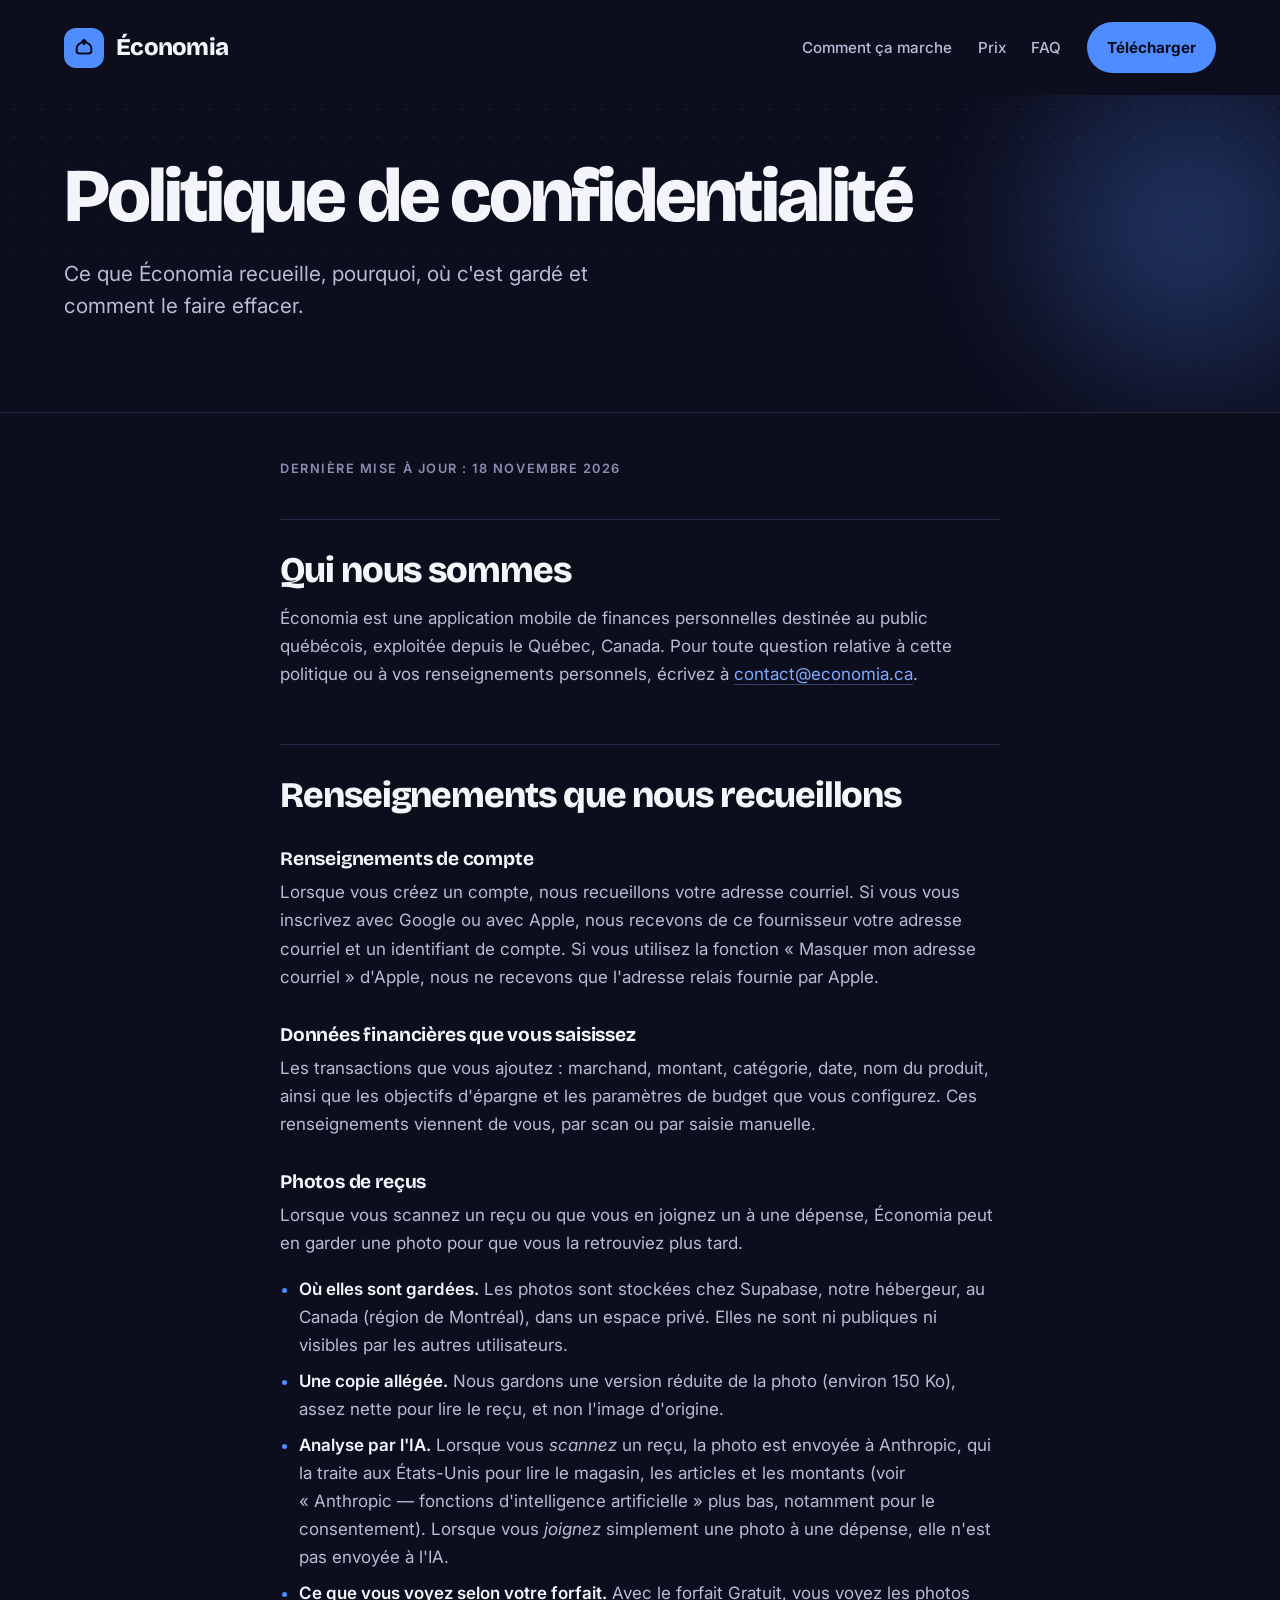
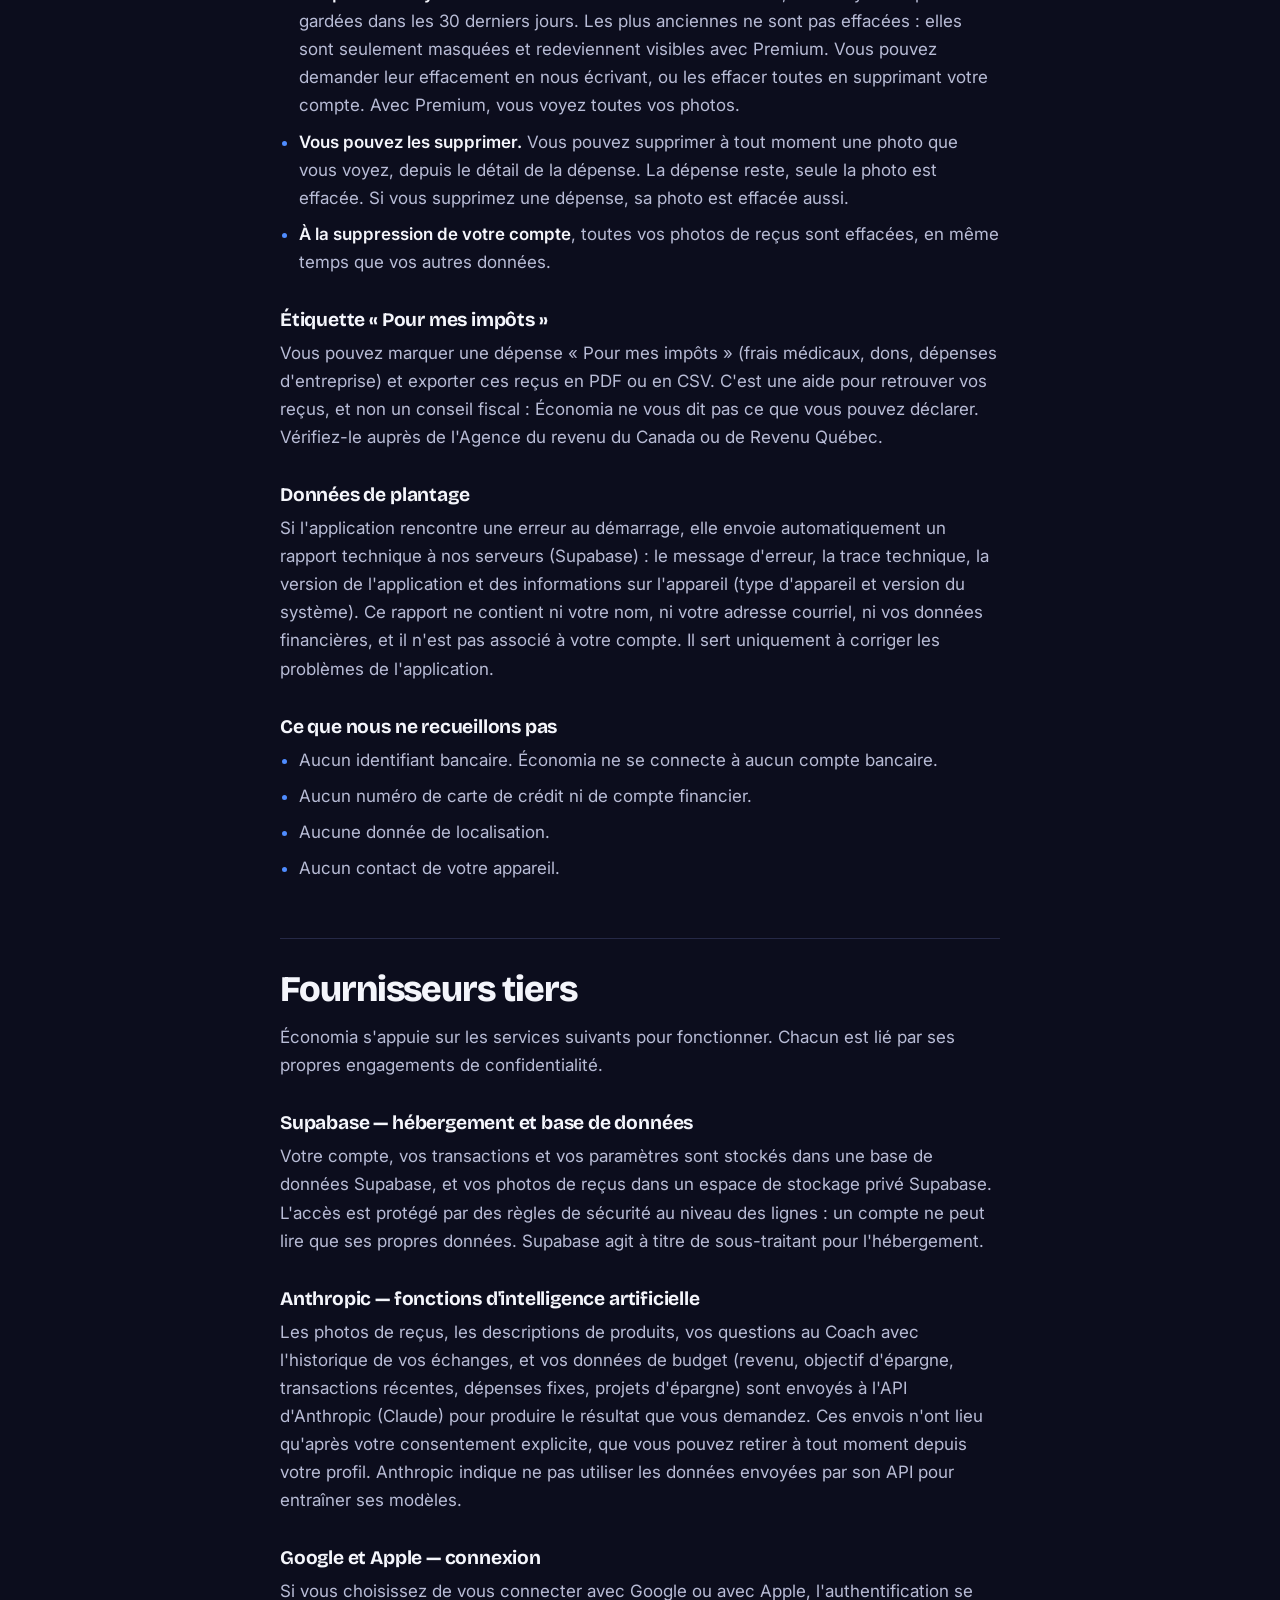
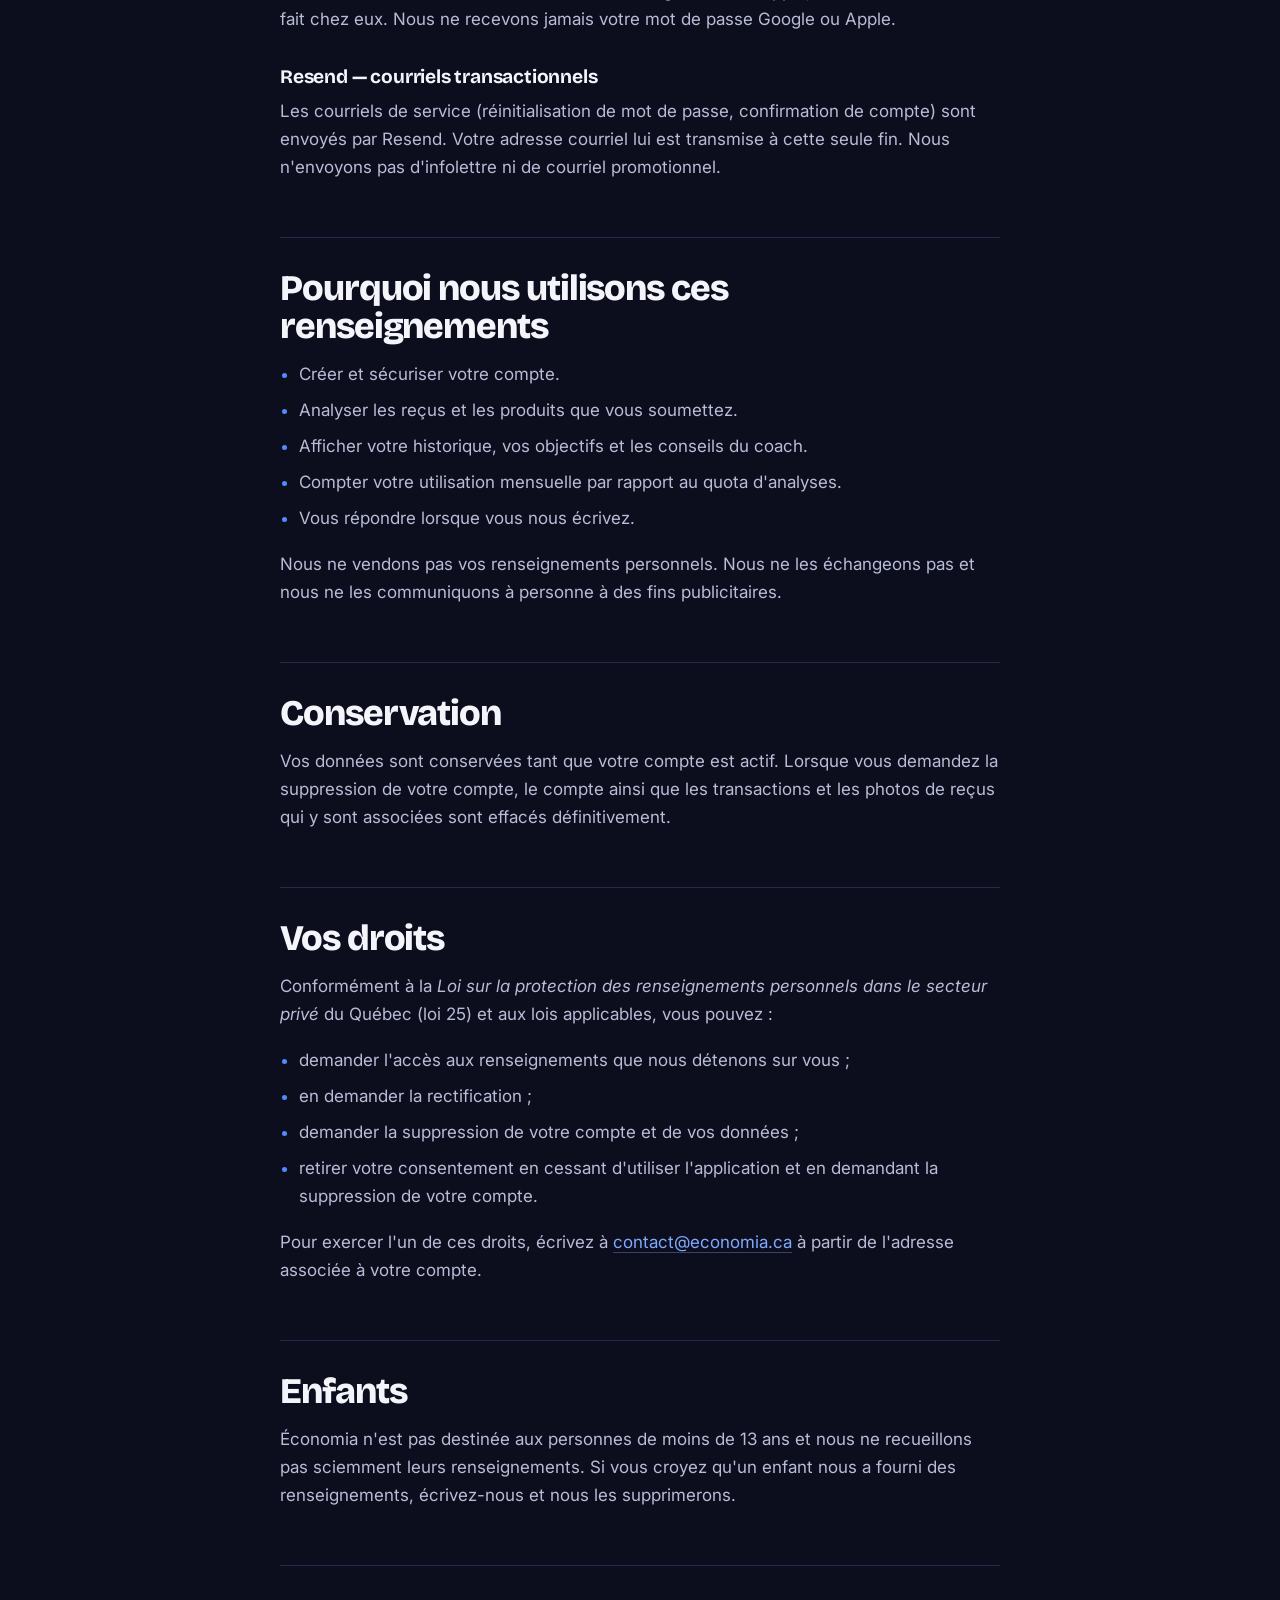
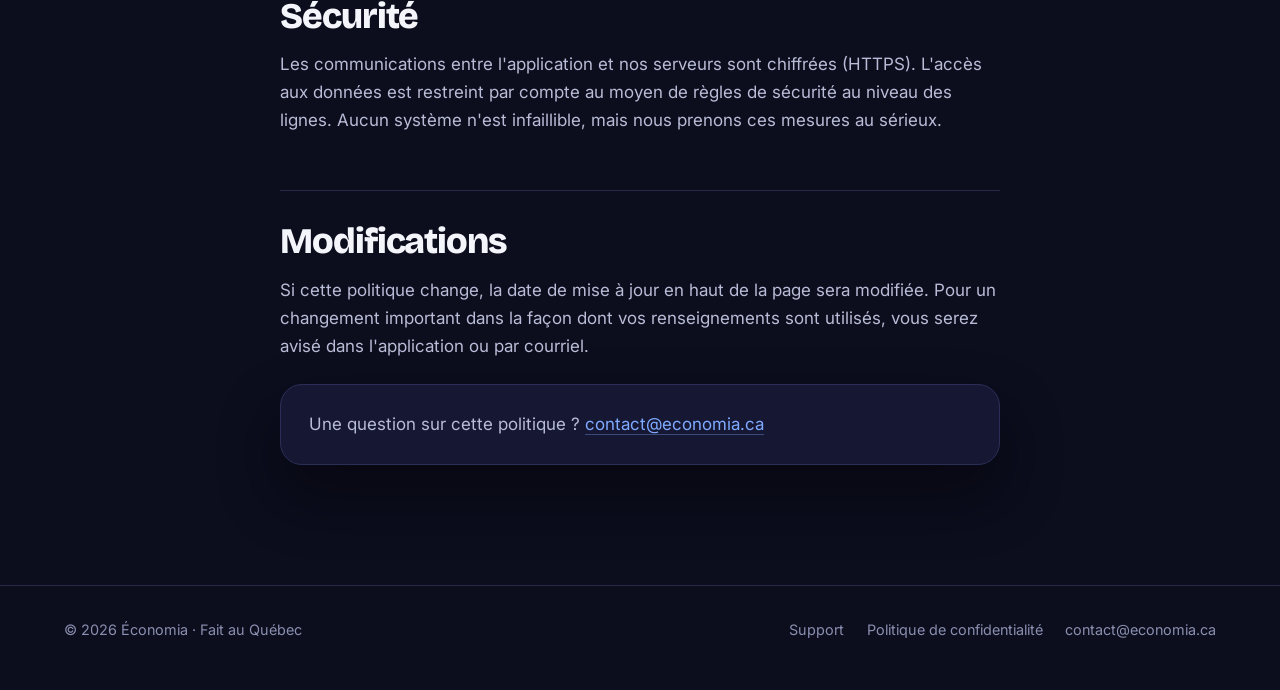
<file: confidentialite.html>
<!DOCTYPE html>
<html lang="fr-CA">
<head>
<meta charset="utf-8">
<meta name="viewport" content="width=device-width, initial-scale=1, viewport-fit=cover">
<meta name="theme-color" content="#0C0D1D">
<title>Politique de confidentialité — Économia</title>
<meta name="description" content="Comment Économia recueille, utilise et protège vos renseignements personnels.">
<link rel="preconnect" href="https://fonts.googleapis.com">
<link rel="preconnect" href="https://fonts.gstatic.com" crossorigin>
<link href="https://fonts.googleapis.com/css2?family=Bricolage+Grotesque:opsz,wght@12..96,600;12..96,700&family=Instrument+Sans:wght@400;500;600&display=swap" rel="stylesheet">
<link rel="stylesheet" href="style.css">
</head>
<body>

<header class="entete">
  <div class="enveloppe">
    <a class="logo" href="/">
      <span class="logo-marque" aria-hidden="true"><svg width="22" height="22" viewBox="0 0 24 24" fill="none" stroke="#0C0D1D" stroke-width="2.2" stroke-linecap="round" stroke-linejoin="round"><path d="M4 12a8 6 0 0 1 16 0v3a3 3 0 0 1-3 3H7a3 3 0 0 1-3-3z"></path><path d="M12 3v5"></path><path d="M9.5 5.5 12 3l2.5 2.5"></path></svg></span>
      <span>Économia</span>
    </a>
    <nav class="nav-liens" aria-label="Navigation principale">
      <a class="nav-secondaire" href="/#comment">Comment ça marche</a>
      <a class="nav-secondaire" href="/#prix">Prix</a>
      <a class="nav-secondaire" href="/#faq">FAQ</a>
      <a class="bouton" href="https://apps.apple.com/ca/app/id6791869854">Télécharger</a>
    </nav>
  </div>
</header>

<main>
  <section class="heros">
    <div class="enveloppe">
      <h1>Politique de confidentialité</h1>
      <p class="accroche">Ce que Économia recueille, pourquoi, où c'est gardé et comment le faire effacer.</p>
    </div>
  </section>

  <div class="dentelure" aria-hidden="true"></div>

  <section class="contenu">
    <div class="enveloppe">
      <p class="date-maj">Dernière mise à jour&nbsp;: 18 novembre 2026</p>

      <h2>Qui nous sommes</h2>
      <p>Économia est une application mobile de finances personnelles destinée au public québécois, exploitée depuis le Québec, Canada. Pour toute question relative à cette politique ou à vos renseignements personnels, écrivez à <a href="mailto:contact@economia.ca">contact@economia.ca</a>.</p>

      <h2>Renseignements que nous recueillons</h2>

      <h3>Renseignements de compte</h3>
      <p>Lorsque vous créez un compte, nous recueillons votre adresse courriel. Si vous vous inscrivez avec Google ou avec Apple, nous recevons de ce fournisseur votre adresse courriel et un identifiant de compte. Si vous utilisez la fonction «&nbsp;Masquer mon adresse courriel&nbsp;» d'Apple, nous ne recevons que l'adresse relais fournie par Apple.</p>

      <h3>Données financières que vous saisissez</h3>
      <p>Les transactions que vous ajoutez&nbsp;: marchand, montant, catégorie, date, nom du produit, ainsi que les objectifs d'épargne et les paramètres de budget que vous configurez. Ces renseignements viennent de vous, par scan ou par saisie manuelle.</p>

      <h3>Photos de reçus</h3>
      <p>Lorsque vous scannez un reçu ou que vous en joignez un à une dépense, Économia peut en garder une photo pour que vous la retrouviez plus tard.</p>
      <ul>
        <li><strong>Où elles sont gardées.</strong> Les photos sont stockées chez Supabase, notre hébergeur, au Canada (région de Montréal), dans un espace privé. Elles ne sont ni publiques ni visibles par les autres utilisateurs.</li>
        <li><strong>Une copie allégée.</strong> Nous gardons une version réduite de la photo (environ 150&nbsp;Ko), assez nette pour lire le reçu, et non l'image d'origine.</li>
        <li><strong>Analyse par l'IA.</strong> Lorsque vous <em>scannez</em> un reçu, la photo est envoyée à Anthropic, qui la traite aux États-Unis pour lire le magasin, les articles et les montants (voir «&nbsp;Anthropic — fonctions d'intelligence artificielle&nbsp;» plus bas, notamment pour le consentement). Lorsque vous <em>joignez</em> simplement une photo à une dépense, elle n'est pas envoyée à l'IA.</li>
        <li><strong>Ce que vous voyez selon votre forfait.</strong> Avec le forfait Gratuit, vous voyez les photos gardées dans les 30&nbsp;derniers jours. Les plus anciennes ne sont pas effacées&nbsp;: elles sont seulement masquées et redeviennent visibles avec Premium. Vous pouvez demander leur effacement en nous écrivant, ou les effacer toutes en supprimant votre compte. Avec Premium, vous voyez toutes vos photos.</li>
        <li><strong>Vous pouvez les supprimer.</strong> Vous pouvez supprimer à tout moment une photo que vous voyez, depuis le détail de la dépense. La dépense reste, seule la photo est effacée. Si vous supprimez une dépense, sa photo est effacée aussi.</li>
        <li><strong>À la suppression de votre compte</strong>, toutes vos photos de reçus sont effacées, en même temps que vos autres données.</li>
      </ul>

      <h3>Étiquette «&nbsp;Pour mes impôts&nbsp;»</h3>
      <p>Vous pouvez marquer une dépense «&nbsp;Pour mes impôts&nbsp;» (frais médicaux, dons, dépenses d'entreprise) et exporter ces reçus en PDF ou en CSV. C'est une aide pour retrouver vos reçus, et non un conseil fiscal&nbsp;: Économia ne vous dit pas ce que vous pouvez déclarer. Vérifiez-le auprès de l'Agence du revenu du Canada ou de Revenu Québec.</p>

         <h3>Données de plantage</h3>

<p>Si l'application rencontre une erreur au démarrage, elle envoie automatiquement un rapport technique à nos serveurs (Supabase) : le message d'erreur, la trace technique, la version de l'application et des informations sur l'appareil (type d'appareil et version du système). Ce rapport ne contient ni votre nom, ni votre adresse courriel, ni vos données financières, et il n'est pas associé à votre compte. Il sert uniquement à corriger les problèmes de l'application.</p>


      <h3>Ce que nous ne recueillons pas</h3>
      <ul>
        <li>Aucun identifiant bancaire. Économia ne se connecte à aucun compte bancaire.</li>
        <li>Aucun numéro de carte de crédit ni de compte financier.</li>
        <li>Aucune donnée de localisation.</li>
        <li>Aucun contact de votre appareil.</li>
      </ul>

      <h2>Fournisseurs tiers</h2>
      <p>Économia s'appuie sur les services suivants pour fonctionner. Chacun est lié par ses propres engagements de confidentialité.</p>

      <h3>Supabase — hébergement et base de données</h3>
      <p>Votre compte, vos transactions et vos paramètres sont stockés dans une base de données Supabase, et vos photos de reçus dans un espace de stockage privé Supabase. L'accès est protégé par des règles de sécurité au niveau des lignes&nbsp;: un compte ne peut lire que ses propres données. Supabase agit à titre de sous-traitant pour l'hébergement.</p>

      <h3>Anthropic — fonctions d'intelligence artificielle</h3>
      <p>Les photos de reçus, les descriptions de produits, vos questions au Coach avec l'historique de vos échanges, et vos données de budget (revenu, objectif d'épargne, transactions récentes, dépenses fixes, projets d'épargne) sont envoyés à l'API d'Anthropic (Claude) pour produire le résultat que vous demandez. Ces envois n'ont lieu qu'après votre consentement explicite, que vous pouvez retirer à tout moment depuis votre profil. Anthropic indique ne pas utiliser les données envoyées par son API pour entraîner ses modèles.</p>

      <h3>Google et Apple — connexion</h3>
      <p>Si vous choisissez de vous connecter avec Google ou avec Apple, l'authentification se fait chez eux. Nous ne recevons jamais votre mot de passe Google ou Apple.</p>

      <h3>Resend — courriels transactionnels</h3>
      <p>Les courriels de service (réinitialisation de mot de passe, confirmation de compte) sont envoyés par Resend. Votre adresse courriel lui est transmise à cette seule fin. Nous n'envoyons pas d'infolettre ni de courriel promotionnel.</p>

      <h2>Pourquoi nous utilisons ces renseignements</h2>
      <ul>
        <li>Créer et sécuriser votre compte.</li>
        <li>Analyser les reçus et les produits que vous soumettez.</li>
        <li>Afficher votre historique, vos objectifs et les conseils du coach.</li>
        <li>Compter votre utilisation mensuelle par rapport au quota d'analyses.</li>
        <li>Vous répondre lorsque vous nous écrivez.</li>
      </ul>
      <p>Nous ne vendons pas vos renseignements personnels. Nous ne les échangeons pas et nous ne les communiquons à personne à des fins publicitaires.</p>

      <h2>Conservation</h2>
      <p>Vos données sont conservées tant que votre compte est actif. Lorsque vous demandez la suppression de votre compte, le compte ainsi que les transactions et les photos de reçus qui y sont associées sont effacés définitivement.</p>

      <h2>Vos droits</h2>
      <p>Conformément à la <em>Loi sur la protection des renseignements personnels dans le secteur privé</em> du Québec (loi&nbsp;25) et aux lois applicables, vous pouvez&nbsp;:</p>
      <ul>
        <li>demander l'accès aux renseignements que nous détenons sur vous&nbsp;;</li>
        <li>en demander la rectification&nbsp;;</li>
        <li>demander la suppression de votre compte et de vos données&nbsp;;</li>
        <li>retirer votre consentement en cessant d'utiliser l'application et en demandant la suppression de votre compte.</li>
      </ul>
      <p>Pour exercer l'un de ces droits, écrivez à <a href="mailto:contact@economia.ca">contact@economia.ca</a> à partir de l'adresse associée à votre compte.</p>

      <h2>Enfants</h2>
      <p>Économia n'est pas destinée aux personnes de moins de 13&nbsp;ans et nous ne recueillons pas sciemment leurs renseignements. Si vous croyez qu'un enfant nous a fourni des renseignements, écrivez-nous et nous les supprimerons.</p>

      <h2>Sécurité</h2>
      <p>Les communications entre l'application et nos serveurs sont chiffrées (HTTPS). L'accès aux données est restreint par compte au moyen de règles de sécurité au niveau des lignes. Aucun système n'est infaillible, mais nous prenons ces mesures au sérieux.</p>

      <h2>Modifications</h2>
      <p>Si cette politique change, la date de mise à jour en haut de la page sera modifiée. Pour un changement important dans la façon dont vos renseignements sont utilisés, vous serez avisé dans l'application ou par courriel.</p>

      <div class="carte">
        <p>Une question sur cette politique&nbsp;? <a href="mailto:contact@economia.ca">contact@economia.ca</a></p>
      </div>
    </div>
  </section>
</main>

<footer class="pied">
  <div class="enveloppe">
    <span>© 2026 Économia · Fait au Québec</span>
    <span class="pied-liens">
      <a href="/support">Support</a>
      <a href="/confidentialite">Politique de confidentialité</a>
      <a href="mailto:contact@economia.ca">contact@economia.ca</a>
    </span>
  </div>
</footer>

</body>
</html>
</file>
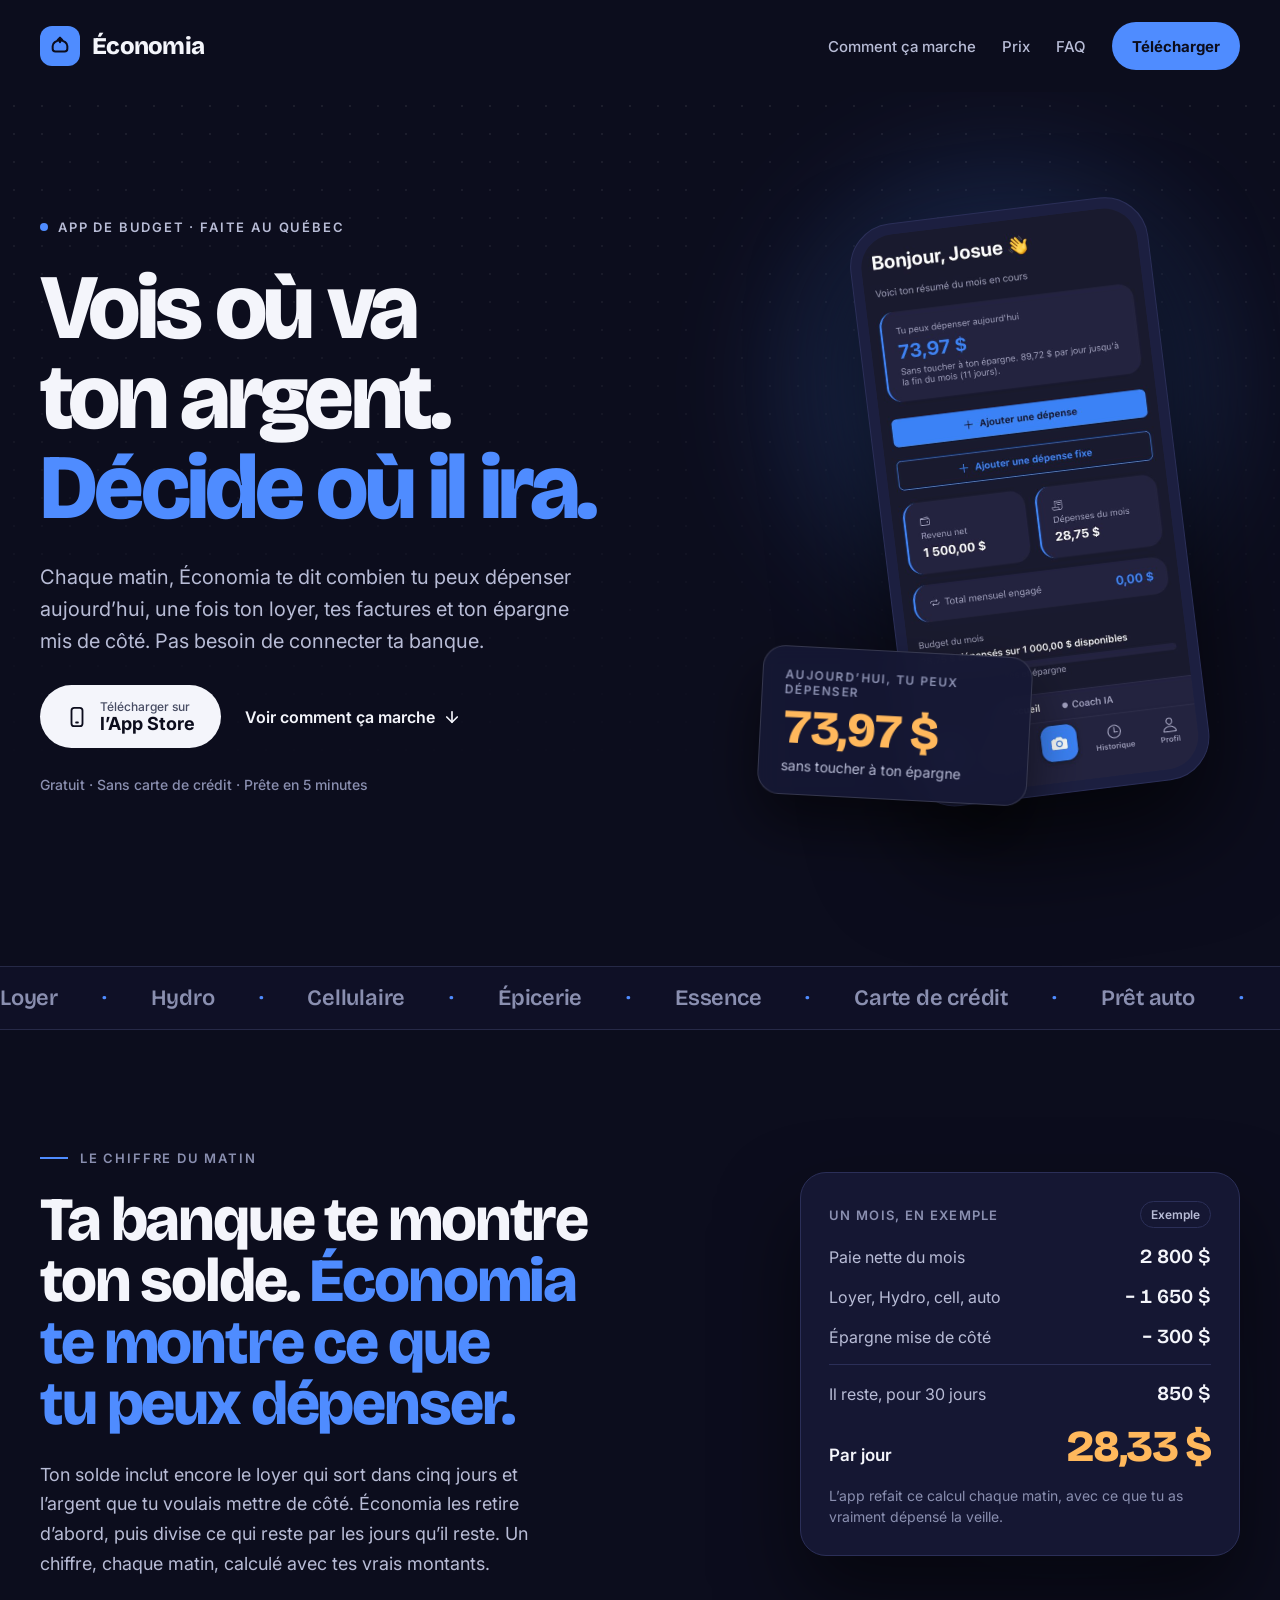
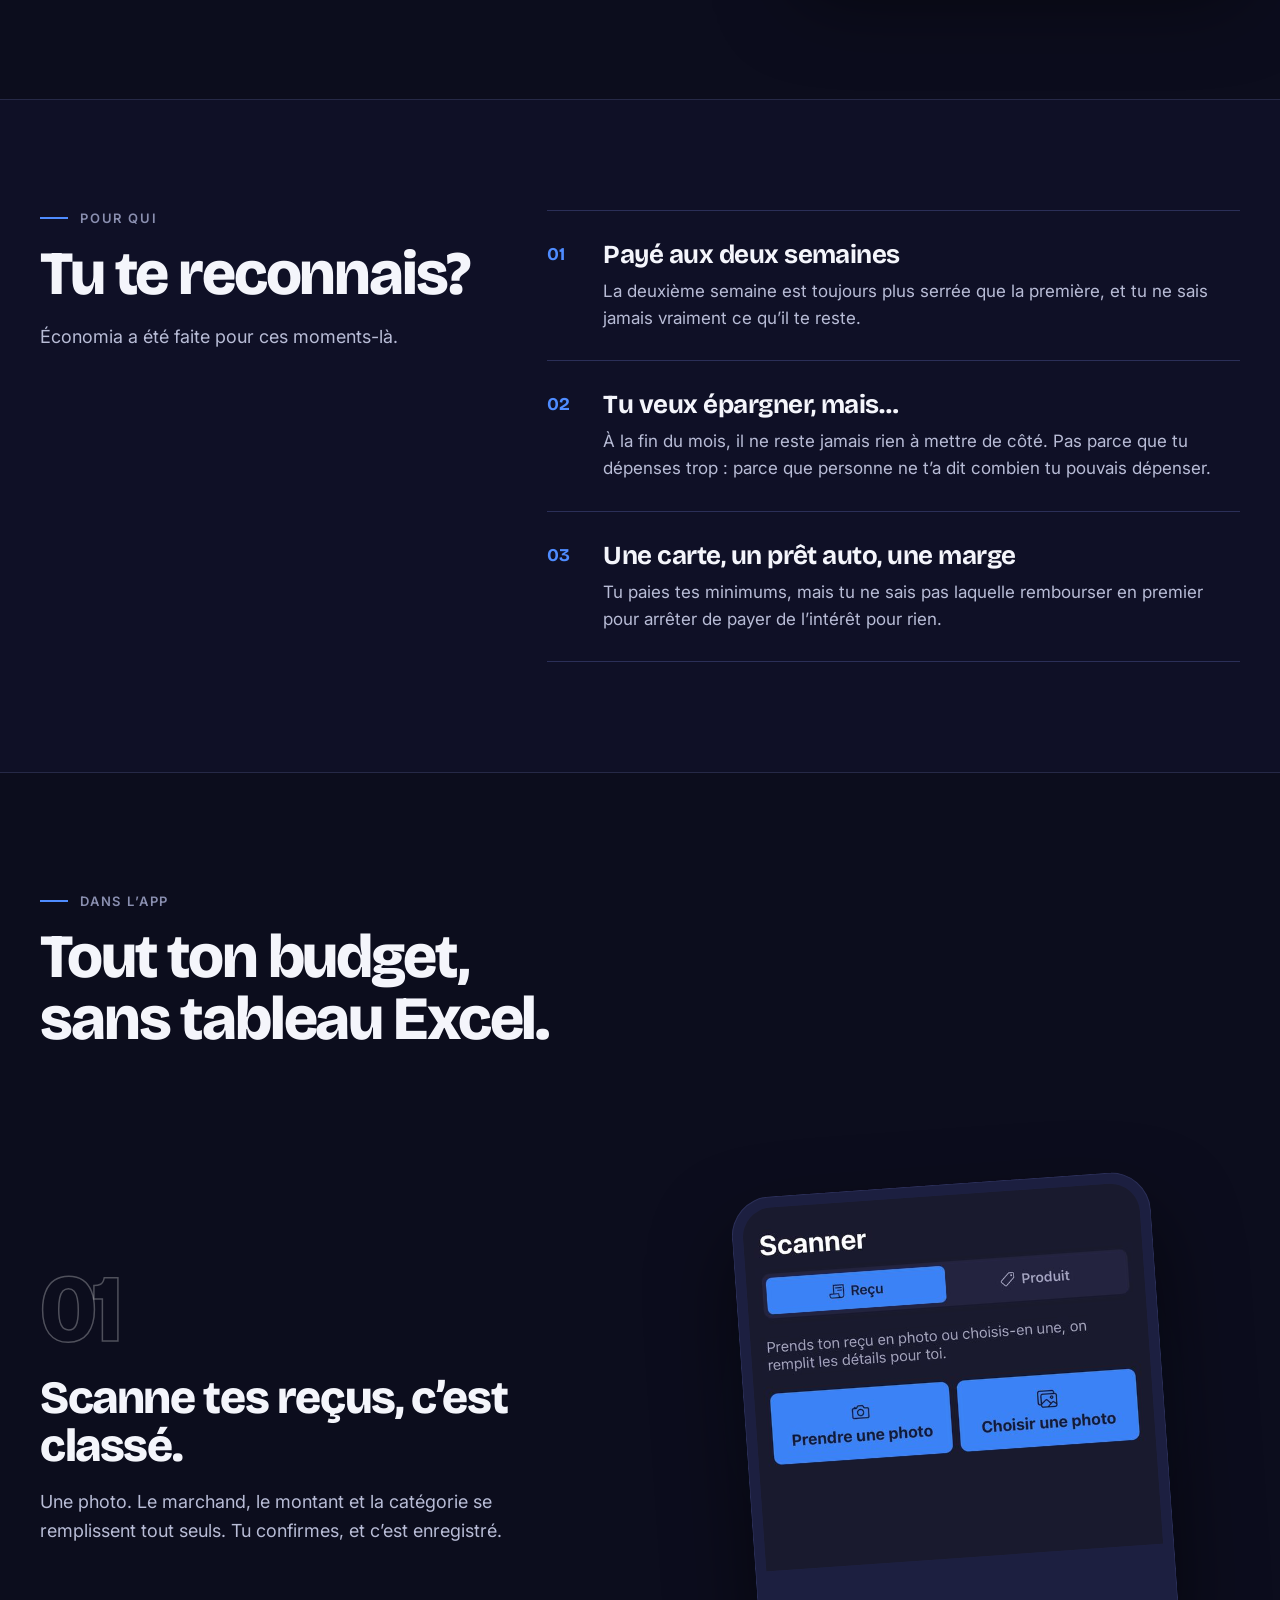
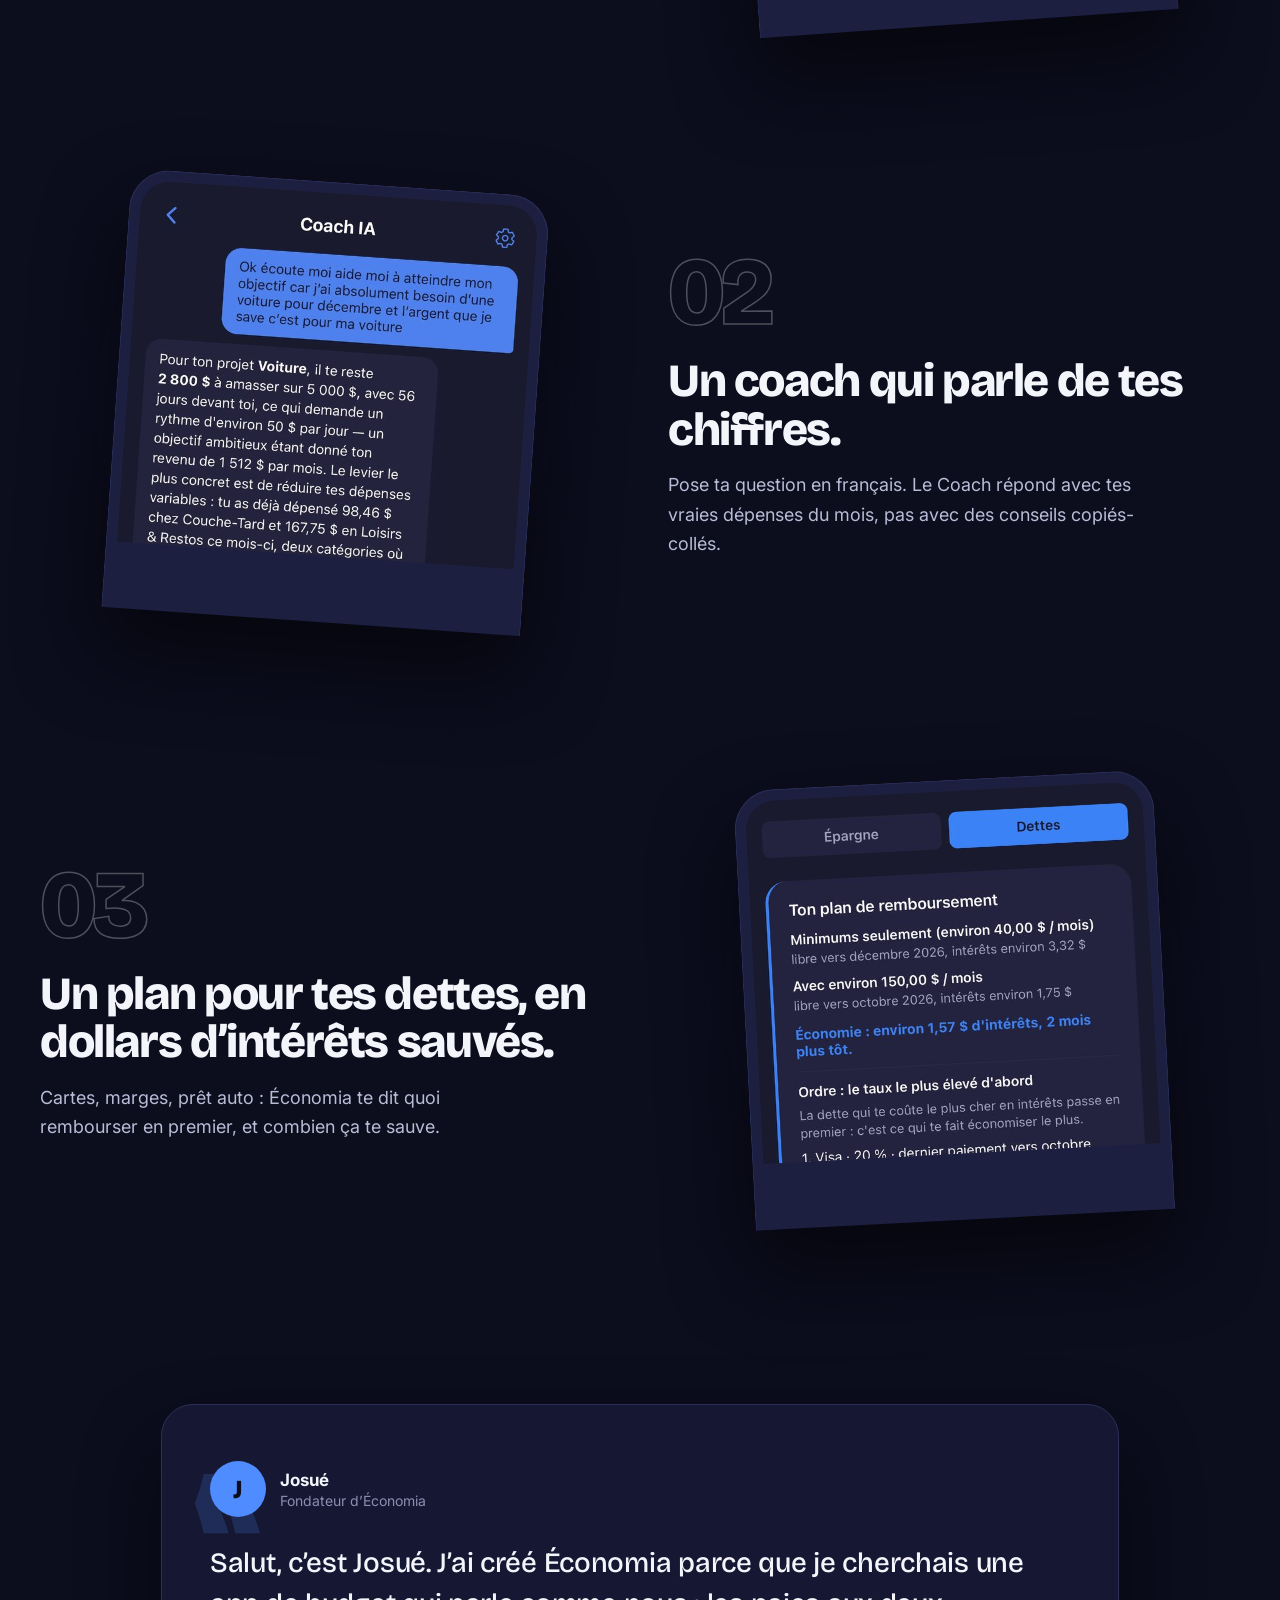
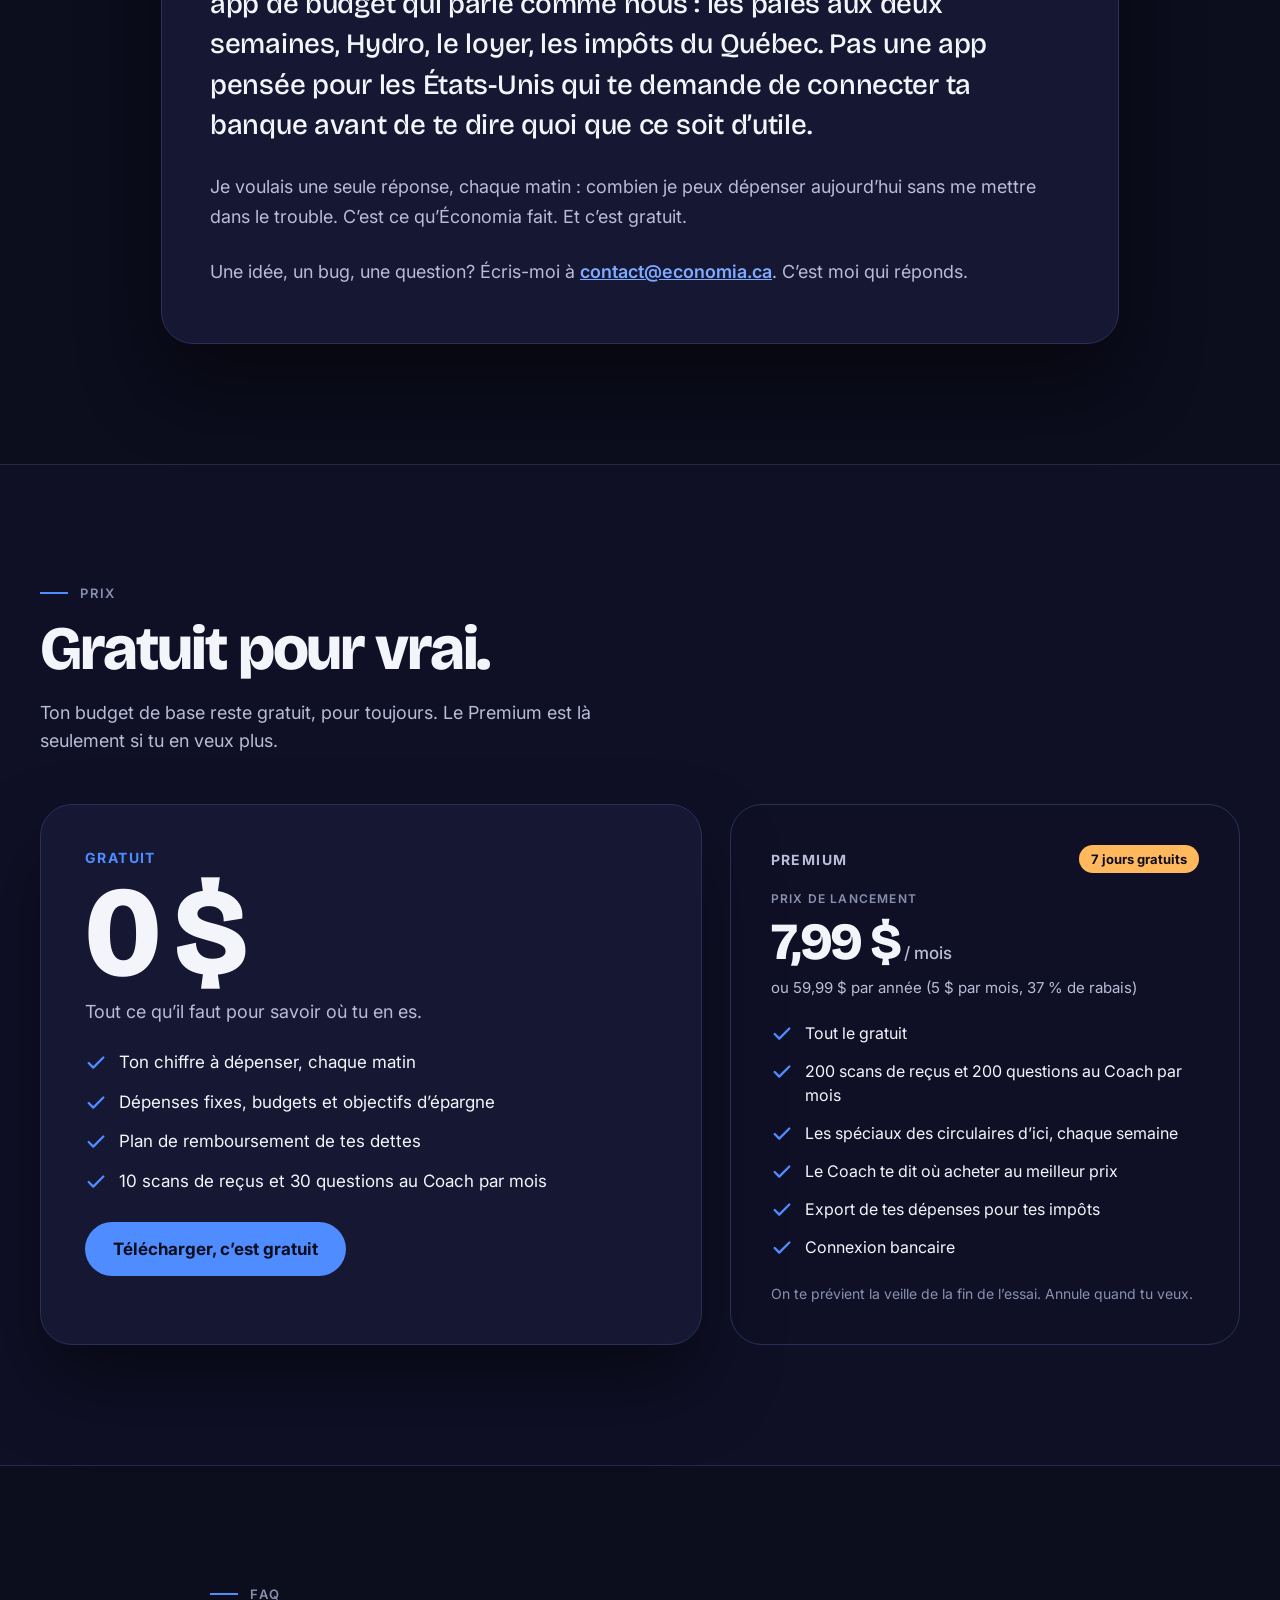
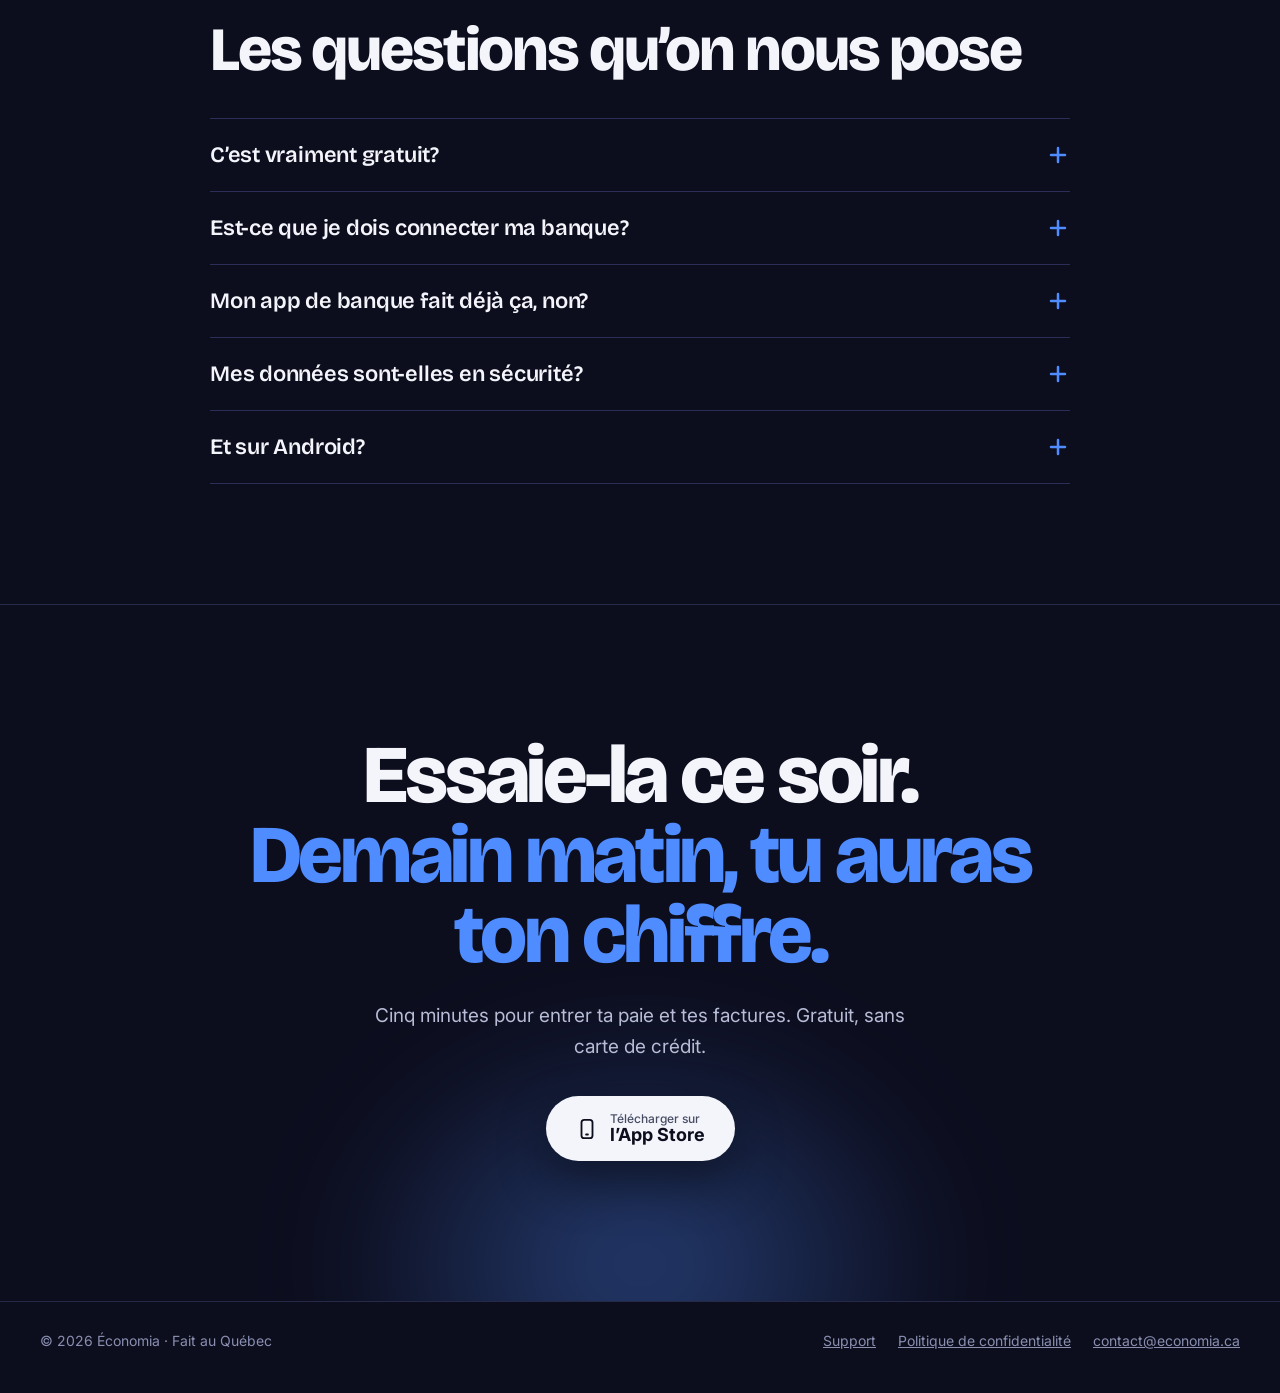
<file: index (1).html>
<!doctype html>
<html lang="fr-CA">
<head>
<meta charset="utf-8">
<meta name="viewport" content="width=device-width, initial-scale=1, viewport-fit=cover">
<title>Économia — Vois où va ton argent. Décide où il ira.</title>
<meta name="description" content="L’app de budget faite au Québec. Chaque matin, Économia te dit combien tu peux dépenser aujourd’hui, une fois ton loyer, tes factures et ton épargne mis de côté.">
<meta property="og:title" content="Économia — Vois où va ton argent. Décide où il ira.">
<meta property="og:description" content="L’app de budget faite au Québec. Gratuit, sans carte de crédit.">
<meta name="theme-color" content="#0C0D1D">
<link rel="icon" href="data:image/svg+xml,%3Csvg xmlns='http://www.w3.org/2000/svg' viewBox='0 0 64 64'%3E%3Crect width='64' height='64' rx='16' fill='%234F8CFF'/%3E%3Ctext x='32' y='45' font-size='38' font-family='Arial' font-weight='700' text-anchor='middle' fill='%230C0D1D'%3EÉ%3C/text%3E%3C/svg%3E">

<link rel="preconnect" href="https://fonts.googleapis.com">
<link rel="stylesheet" href="https://fonts.googleapis.com/css2?family=Bricolage+Grotesque:opsz,wght@12..96,500..800&amp;family=Inter:wght@400;500;600;700&amp;display=swap">
<style>
body{margin:0;background:#0C0D1D}
a{color:#7FAAFF}a:hover{color:#A9C6FF}
summary{cursor:pointer;list-style:none}
summary::-webkit-details-marker{display:none}
details[open] .chev{transform:rotate(45deg)}
@keyframes defile{from{transform:translateX(0)}to{transform:translateX(-50%)}}
@media (prefers-reduced-motion: reduce){.defile{animation:none !important}}
html{scroll-behavior:smooth}
</style>

<style>
:focus-visible{outline:2px solid #7FAAFF;outline-offset:3px;border-radius:6px}
@media (max-width:720px){
  nav a[href="#comment"],nav a[href="#prix"],nav a[href="#faq"]{display:none}
}
</style>
</head>
<body>

<div style="font-family: 'Inter', -apple-system, 'Segoe UI', Roboto, sans-serif; color: #F4F5FB; background: #0C0D1D; min-height: 100px; overflow: hidden">

<!-- NAV -->
<header style="position: relative; z-index: 5">
<nav aria-label="Navigation principale" style="max-width: 1200px; margin: 0 auto; padding: 22px 24px; display: flex; flex-wrap: wrap; align-items: center; justify-content: space-between; gap: 16px">
<a href="#haut" style="display: flex; align-items: center; gap: 12px; text-decoration: none; color: #F4F5FB">
<span style="width: 40px; height: 40px; border-radius: 12px; background: #4F8CFF; display: flex; align-items: center; justify-content: center">
<svg aria-hidden="true" width="22" height="22" viewBox="0 0 24 24" fill="none" stroke="#0C0D1D" stroke-width="2.2" stroke-linecap="round" stroke-linejoin="round"><path d="M4 12a8 6 0 0 1 16 0v3a3 3 0 0 1-3 3H7a3 3 0 0 1-3-3z"></path><path d="M12 3v5"></path><path d="M9.5 5.5 12 3l2.5 2.5"></path></svg>
</span>
<span style="font-family: 'Bricolage Grotesque', 'Inter', sans-serif; font-size: 24px; font-weight: 800; letter-spacing: -0.03em">Économia</span>
</a>
<div style="display: flex; flex-wrap: wrap; align-items: center; gap: 26px; font-size: 15px; font-weight: 500">
<a href="#comment" style="color: #B8BCD6; text-decoration: none">Comment ça marche</a>
<a href="#prix" style="color: #B8BCD6; text-decoration: none">Prix</a>
<a href="#faq" style="color: #B8BCD6; text-decoration: none">FAQ</a>
<a href="https://apps.apple.com/ca/app/id6791869854" style="background: #4F8CFF; color: #0C0D1D; text-decoration: none; font-weight: 700; padding: 13px 20px; border-radius: 999px; min-height: 22px; display: inline-flex; align-items: center">Télécharger</a>
</div>
</nav>
</header>

<!-- 1. HERO -->
<section id="haut" style="position: relative; overflow: hidden">
<div aria-hidden="true" style="position: absolute; inset: 0; background-image: radial-gradient(rgba(255,255,255,0.07) 1px, transparent 1.5px); background-size: 28px 28px; -webkit-mask-image: linear-gradient(to bottom, rgba(0,0,0,1) 0%, rgba(0,0,0,0) 85%); mask-image: linear-gradient(to bottom, rgba(0,0,0,1) 0%, rgba(0,0,0,0) 85%)"></div>
<div aria-hidden="true" style="position: absolute; right: -8%; top: -10%; width: 760px; height: 760px; border-radius: 50%; background: radial-gradient(closest-side, #4F8CFF, transparent 72%); opacity: 0.42; filter: blur(50px); pointer-events: none"></div>
<div style="position: relative; max-width: 1200px; margin: 0 auto; padding: 64px 24px 110px; display: flex; flex-wrap: wrap; align-items: center; gap: 48px">

<div style="flex: 1 1 520px; min-width: 0; display: flex; flex-direction: column; gap: 28px">
<span style="display: inline-flex; align-items: center; gap: 10px; align-self: flex-start; font-size: 13px; font-weight: 600; letter-spacing: 0.14em; text-transform: uppercase; color: #B8BCD6"><span aria-hidden="true" style="width: 8px; height: 8px; border-radius: 50%; background: #4F8CFF"></span>App de budget · Faite au Québec</span>
<h1 style="margin: 0; font-family: 'Bricolage Grotesque', 'Inter', sans-serif; font-size: clamp(50px, 7.2vw, 104px); line-height: 0.98; font-weight: 800; letter-spacing: -0.04em; text-wrap: balance">Vois où va ton argent.<br><span style="color: #4F8CFF">Décide où il ira.</span></h1>
<p style="margin: 0; font-size: 20px; line-height: 1.6; color: #B8BCD6; max-width: 560px; text-wrap: pretty">Chaque matin, Économia te dit combien tu peux dépenser aujourd’hui, une fois ton loyer, tes factures et ton épargne mis de côté. Pas besoin de connecter ta banque.</p>
<div style="display: flex; flex-wrap: wrap; align-items: center; gap: 18px 24px">
<a href="https://apps.apple.com/ca/app/id6791869854" style="display: inline-flex; align-items: center; gap: 12px; background: #F4F5FB; color: #0C0D1D; text-decoration: none; padding: 15px 26px; border-radius: 999px; min-height: 28px">
<svg aria-hidden="true" width="22" height="22" viewBox="0 0 24 24" fill="none" stroke="#0C0D1D" stroke-width="2" stroke-linecap="round" stroke-linejoin="round"><rect x="6" y="2" width="12" height="20" rx="3"></rect><path d="M11 18h2"></path></svg>
<span style="display: flex; flex-direction: column; line-height: 1.1"><span style="font-size: 12px; font-weight: 500; color: #474C63">Télécharger sur</span><span style="font-size: 18px; font-weight: 700">l’App Store</span></span>
</a>
<a href="#comment" style="display: inline-flex; align-items: center; gap: 8px; color: #F4F5FB; text-decoration: none; font-size: 16px; font-weight: 600; min-height: 44px">Voir comment ça marche<svg aria-hidden="true" width="18" height="18" viewBox="0 0 24 24" fill="none" stroke="#F4F5FB" stroke-width="2.2" stroke-linecap="round" stroke-linejoin="round"><path d="M12 5v14"></path><path d="m5 12 7 7 7-7"></path></svg></a>
</div>
<span style="font-size: 14px; font-weight: 500; color: #8A8FB0">Gratuit · Sans carte de crédit · Prête en 5 minutes</span>
</div>

<!-- Téléphone + chiffre du matin -->
<div style="flex: 0 1 480px; min-width: 0; position: relative; min-height: 700px; display: flex; align-items: center; justify-content: center">
<div style="width: 300px; max-width: 80%; box-sizing: border-box; padding: 10px; border-radius: 44px; background: #1C1F40; border: 1px solid #2B2F58; box-shadow: 0 50px 100px rgba(0,0,0,0.65); transform: rotate(-7deg) translateX(30px)">
<img src="[data-uri]" alt="Écran d’accueil d’Économia : Tu peux dépenser aujourd’hui 73,97 $, sans toucher à ton épargne" style="display: block; width: 100%; height: auto; border-radius: 34px">
</div>
<div style="position: absolute; left: 0; bottom: 56px; width: 270px; max-width: 86%; box-sizing: border-box; padding: 20px 22px; border-radius: 22px; background: rgba(21,23,51,0.92); border: 1px solid rgba(255,255,255,0.14); box-shadow: 0 30px 60px rgba(0,0,0,0.55); backdrop-filter: blur(12px); transform: rotate(3deg); display: flex; flex-direction: column; gap: 6px">
<span style="font-size: 12px; font-weight: 600; letter-spacing: 0.12em; text-transform: uppercase; color: #8A8FB0">Aujourd’hui, tu peux dépenser</span>
<span style="font-family: 'Bricolage Grotesque', 'Inter', sans-serif; font-size: 48px; font-weight: 800; letter-spacing: -0.03em; line-height: 1; color: #FFB85C; font-variant-numeric: tabular-nums"><span id="montant">73,97 $</span></span>
<span style="font-size: 14px; color: #B8BCD6">sans toucher à ton épargne</span>
</div>
</div>

</div>
</section>

<!-- Bande défilante -->
<div aria-hidden="true" style="border-top: 1px solid #262947; border-bottom: 1px solid #262947; overflow: hidden; padding: 18px 0; background: #0F1026">
<div class="defile" style="display: flex; align-items: center; gap: 44px; width: max-content; white-space: nowrap; animation: defile 46s linear infinite; font-family: 'Bricolage Grotesque', 'Inter', sans-serif; font-size: 22px; font-weight: 600; letter-spacing: -0.01em; color: #8A8FB0">
<span>Loyer</span><span style="color: #4F8CFF">·</span><span>Hydro</span><span style="color: #4F8CFF">·</span><span>Cellulaire</span><span style="color: #4F8CFF">·</span><span>Épicerie</span><span style="color: #4F8CFF">·</span><span>Essence</span><span style="color: #4F8CFF">·</span><span>Carte de crédit</span><span style="color: #4F8CFF">·</span><span>Prêt auto</span><span style="color: #4F8CFF">·</span><span>Abonnements</span><span style="color: #4F8CFF">·</span><span>Gym</span><span style="color: #4F8CFF">·</span><span>Restos</span><span style="color: #4F8CFF">·</span><span>Épargne</span><span style="color: #4F8CFF">·</span><span>Pharmacie</span><span style="color: #4F8CFF">·</span>
<span>Loyer</span><span style="color: #4F8CFF">·</span><span>Hydro</span><span style="color: #4F8CFF">·</span><span>Cellulaire</span><span style="color: #4F8CFF">·</span><span>Épicerie</span><span style="color: #4F8CFF">·</span><span>Essence</span><span style="color: #4F8CFF">·</span><span>Carte de crédit</span><span style="color: #4F8CFF">·</span><span>Prêt auto</span><span style="color: #4F8CFF">·</span><span>Abonnements</span><span style="color: #4F8CFF">·</span><span>Gym</span><span style="color: #4F8CFF">·</span><span>Restos</span><span style="color: #4F8CFF">·</span><span>Épargne</span><span style="color: #4F8CFF">·</span><span>Pharmacie</span><span style="color: #4F8CFF">·</span>
</div>
</div>

<!-- 2. LE CHIFFRE DU MATIN -->
<section id="comment" style="max-width: 1200px; margin: 0 auto; padding: 120px 24px; display: flex; flex-wrap: wrap; align-items: center; gap: 64px">
<div style="flex: 1 1 460px; min-width: 0; display: flex; flex-direction: column; gap: 24px">
<span style="display: inline-flex; align-items: center; gap: 12px; font-size: 13px; font-weight: 600; letter-spacing: 0.14em; text-transform: uppercase; color: #8A8FB0"><span aria-hidden="true" style="width: 28px; height: 2px; background: #4F8CFF"></span>Le chiffre du matin</span>
<h2 style="margin: 0; font-family: 'Bricolage Grotesque', 'Inter', sans-serif; font-size: clamp(38px, 4.8vw, 68px); line-height: 1.0; font-weight: 800; letter-spacing: -0.035em; text-wrap: balance">Ta banque te montre ton solde. <span style="color: #4F8CFF">Économia te montre ce que tu peux dépenser.</span></h2>
<p style="margin: 0; font-size: 18px; line-height: 1.65; color: #B8BCD6; max-width: 540px; text-wrap: pretty">Ton solde inclut encore le loyer qui sort dans cinq jours et l’argent que tu voulais mettre de côté. Économia les retire d’abord, puis divise ce qui reste par les jours qu’il reste. Un chiffre, chaque matin, calculé avec tes vrais montants.</p>
</div>

<div style="flex: 0 1 440px; min-width: 0; position: relative">
<div aria-hidden="true" style="position: absolute; inset: 10% -10% -10% 10%; border-radius: 50%; background: radial-gradient(closest-side, #4F8CFF, transparent 72%); opacity: 0.25; filter: blur(50px); pointer-events: none"></div>
<div style="position: relative; background: #151733; border: 1px solid #2B2F58; border-radius: 26px; padding: 28px; box-shadow: 0 40px 80px rgba(0,0,0,0.5); display: flex; flex-direction: column; gap: 16px">
<div style="display: flex; align-items: center; justify-content: space-between; gap: 12px">
<span style="font-size: 13px; font-weight: 600; letter-spacing: 0.1em; text-transform: uppercase; color: #8A8FB0">Un mois, en exemple</span>
<span style="font-size: 12px; font-weight: 600; color: #B8BCD6; border: 1px solid #2B2F58; padding: 5px 10px; border-radius: 999px">Exemple</span>
</div>
<div style="display: flex; justify-content: space-between; align-items: baseline; gap: 16px; font-size: 16px"><span style="color: #B8BCD6">Paie nette du mois</span><span style="font-family: 'Bricolage Grotesque', 'Inter', sans-serif; font-size: 20px; font-weight: 600; font-variant-numeric: tabular-nums">2 800 $</span></div>
<div style="display: flex; justify-content: space-between; align-items: baseline; gap: 16px; font-size: 16px"><span style="color: #B8BCD6">Loyer, Hydro, cell, auto</span><span style="font-family: 'Bricolage Grotesque', 'Inter', sans-serif; font-size: 20px; font-weight: 600; font-variant-numeric: tabular-nums">− 1 650 $</span></div>
<div style="display: flex; justify-content: space-between; align-items: baseline; gap: 16px; font-size: 16px"><span style="color: #B8BCD6">Épargne mise de côté</span><span style="font-family: 'Bricolage Grotesque', 'Inter', sans-serif; font-size: 20px; font-weight: 600; font-variant-numeric: tabular-nums">− 300 $</span></div>
<div aria-hidden="true" style="height: 1px; background: #2B2F58"></div>
<div style="display: flex; justify-content: space-between; align-items: baseline; gap: 16px; font-size: 16px"><span style="color: #B8BCD6">Il reste, pour 30 jours</span><span style="font-family: 'Bricolage Grotesque', 'Inter', sans-serif; font-size: 20px; font-weight: 600; font-variant-numeric: tabular-nums">850 $</span></div>
<div style="display: flex; justify-content: space-between; align-items: baseline; gap: 16px; padding-top: 4px"><span style="font-size: 17px; font-weight: 600">Par jour</span><span style="font-family: 'Bricolage Grotesque', 'Inter', sans-serif; font-size: 44px; font-weight: 800; letter-spacing: -0.03em; line-height: 1; color: #FFB85C; font-variant-numeric: tabular-nums">28,33 $</span></div>
<span style="font-size: 14px; line-height: 1.5; color: #8A8FB0">L’app refait ce calcul chaque matin, avec ce que tu as vraiment dépensé la veille.</span>
</div>
</div>
</section>

<!-- 3. TU TE RECONNAIS ? -->
<section aria-label="Pour qui" style="background: #0F1026; border-top: 1px solid #262947; border-bottom: 1px solid #262947">
<div style="max-width: 1200px; margin: 0 auto; padding: 110px 24px; display: flex; flex-wrap: wrap; gap: 64px; align-items: flex-start">
<div style="flex: 1 1 320px; min-width: 0; display: flex; flex-direction: column; gap: 18px">
<span style="display: inline-flex; align-items: center; gap: 12px; font-size: 13px; font-weight: 600; letter-spacing: 0.14em; text-transform: uppercase; color: #8A8FB0"><span aria-hidden="true" style="width: 28px; height: 2px; background: #4F8CFF"></span>Pour qui</span>
<h2 style="margin: 0; font-family: 'Bricolage Grotesque', 'Inter', sans-serif; font-size: clamp(38px, 4.8vw, 68px); line-height: 1.0; font-weight: 800; letter-spacing: -0.035em">Tu te reconnais?</h2>
<p style="margin: 0; font-size: 18px; line-height: 1.6; color: #B8BCD6; max-width: 380px">Économia a été faite pour ces moments-là.</p>
</div>
<div style="flex: 1.4 1 520px; min-width: 0; display: flex; flex-direction: column">
<div style="display: flex; gap: 24px; padding: 28px 0; border-top: 1px solid #2B2F58">
<span style="font-family: 'Bricolage Grotesque', 'Inter', sans-serif; font-size: 18px; font-weight: 700; color: #4F8CFF; min-width: 32px; padding-top: 4px">01</span>
<div style="display: flex; flex-direction: column; gap: 8px">
<h3 style="margin: 0; font-family: 'Bricolage Grotesque', 'Inter', sans-serif; font-size: 26px; font-weight: 700; letter-spacing: -0.02em; line-height: 1.2">Payé aux deux semaines</h3>
<p style="margin: 0; font-size: 17px; line-height: 1.6; color: #B8BCD6">La deuxième semaine est toujours plus serrée que la première, et tu ne sais jamais vraiment ce qu’il te reste.</p>
</div>
</div>
<div style="display: flex; gap: 24px; padding: 28px 0; border-top: 1px solid #2B2F58">
<span style="font-family: 'Bricolage Grotesque', 'Inter', sans-serif; font-size: 18px; font-weight: 700; color: #4F8CFF; min-width: 32px; padding-top: 4px">02</span>
<div style="display: flex; flex-direction: column; gap: 8px">
<h3 style="margin: 0; font-family: 'Bricolage Grotesque', 'Inter', sans-serif; font-size: 26px; font-weight: 700; letter-spacing: -0.02em; line-height: 1.2">Tu veux épargner, mais…</h3>
<p style="margin: 0; font-size: 17px; line-height: 1.6; color: #B8BCD6">À la fin du mois, il ne reste jamais rien à mettre de côté. Pas parce que tu dépenses trop : parce que personne ne t’a dit combien tu pouvais dépenser.</p>
</div>
</div>
<div style="display: flex; gap: 24px; padding: 28px 0; border-top: 1px solid #2B2F58; border-bottom: 1px solid #2B2F58">
<span style="font-family: 'Bricolage Grotesque', 'Inter', sans-serif; font-size: 18px; font-weight: 700; color: #4F8CFF; min-width: 32px; padding-top: 4px">03</span>
<div style="display: flex; flex-direction: column; gap: 8px">
<h3 style="margin: 0; font-family: 'Bricolage Grotesque', 'Inter', sans-serif; font-size: 26px; font-weight: 700; letter-spacing: -0.02em; line-height: 1.2">Une carte, un prêt auto, une marge</h3>
<p style="margin: 0; font-size: 17px; line-height: 1.6; color: #B8BCD6">Tu paies tes minimums, mais tu ne sais pas laquelle rembourser en premier pour arrêter de payer de l’intérêt pour rien.</p>
</div>
</div>
</div>
</div>
</section>

<!-- 4. DANS L'APP -->
<section id="fonctions" style="max-width: 1200px; margin: 0 auto; padding: 120px 24px 40px; display: flex; flex-direction: column; gap: 110px">
<div style="display: flex; flex-direction: column; gap: 18px; max-width: 760px">
<span style="display: inline-flex; align-items: center; gap: 12px; font-size: 13px; font-weight: 600; letter-spacing: 0.14em; text-transform: uppercase; color: #8A8FB0"><span aria-hidden="true" style="width: 28px; height: 2px; background: #4F8CFF"></span>Dans l’app</span>
<h2 style="margin: 0; font-family: 'Bricolage Grotesque', 'Inter', sans-serif; font-size: clamp(38px, 4.8vw, 68px); line-height: 1.0; font-weight: 800; letter-spacing: -0.035em; text-wrap: balance">Tout ton budget, sans tableau Excel.</h2>
</div>

<!-- Scanner -->
<article style="display: flex; flex-wrap: wrap; align-items: center; gap: 56px">
<div style="flex: 1 1 400px; min-width: 0; display: flex; flex-direction: column; gap: 16px">
<span aria-hidden="true" style="font-family: 'Bricolage Grotesque', 'Inter', sans-serif; font-size: 96px; font-weight: 800; line-height: 1; letter-spacing: -0.04em; color: transparent; -webkit-text-stroke: 1.5px rgba(255,255,255,0.28)">01</span>
<h3 style="margin: 0; font-family: 'Bricolage Grotesque', 'Inter', sans-serif; font-size: clamp(30px, 3.6vw, 48px); font-weight: 800; letter-spacing: -0.03em; line-height: 1.05">Scanne tes reçus, c’est classé.</h3>
<p style="margin: 0; font-size: 18px; line-height: 1.65; color: #B8BCD6; max-width: 480px">Une photo. Le marchand, le montant et la catégorie se remplissent tout seuls. Tu confirmes, et c’est enregistré.</p>
</div>
<div style="flex: 1 1 400px; min-width: 0; position: relative; display: flex; justify-content: center; padding: 24px 0">
<div aria-hidden="true" style="position: absolute; inset: 0; border-radius: 50%; background: radial-gradient(closest-side, #4F8CFF, transparent 72%); opacity: 0.22; filter: blur(50px); pointer-events: none"></div>
<div style="position: relative; width: 100%; max-width: 420px; height: 440px; overflow: hidden; border-radius: 40px 40px 0 0; background: #1C1F40; border: 1px solid #2B2F58; border-bottom: 0; padding: 10px 10px 0; box-sizing: border-box; box-shadow: 0 40px 80px rgba(0,0,0,0.55); transform: rotate(-4deg)">
<img src="[data-uri]" alt="Écran Scanner d’Économia : prends ton reçu en photo, on remplit les détails pour toi" style="display: block; width: 100%; height: auto; border-radius: 30px 30px 0 0">
</div>
</div>
</article>

<!-- Coach -->
<article style="display: flex; flex-wrap: wrap; flex-direction: row-reverse; align-items: center; gap: 56px">
<div style="flex: 1 1 400px; min-width: 0; display: flex; flex-direction: column; gap: 16px">
<span aria-hidden="true" style="font-family: 'Bricolage Grotesque', 'Inter', sans-serif; font-size: 96px; font-weight: 800; line-height: 1; letter-spacing: -0.04em; color: transparent; -webkit-text-stroke: 1.5px rgba(255,255,255,0.28)">02</span>
<h3 style="margin: 0; font-family: 'Bricolage Grotesque', 'Inter', sans-serif; font-size: clamp(30px, 3.6vw, 48px); font-weight: 800; letter-spacing: -0.03em; line-height: 1.05">Un coach qui parle de tes chiffres.</h3>
<p style="margin: 0; font-size: 18px; line-height: 1.65; color: #B8BCD6; max-width: 480px">Pose ta question en français. Le Coach répond avec tes vraies dépenses du mois, pas avec des conseils copiés-collés.</p>
</div>
<div style="flex: 1 1 400px; min-width: 0; position: relative; display: flex; justify-content: center; padding: 24px 0">
<div aria-hidden="true" style="position: absolute; inset: 0; border-radius: 50%; background: radial-gradient(closest-side, #4F8CFF, transparent 72%); opacity: 0.22; filter: blur(50px); pointer-events: none"></div>
<div style="position: relative; width: 100%; max-width: 420px; height: 440px; overflow: hidden; border-radius: 40px 40px 0 0; background: #1C1F40; border: 1px solid #2B2F58; border-bottom: 0; padding: 10px 10px 0; box-sizing: border-box; box-shadow: 0 40px 80px rgba(0,0,0,0.55); transform: rotate(4deg)">
<img src="[data-uri]" alt="Le Coach IA d’Économia répond avec les vrais chiffres de l’utilisateur" style="display: block; width: 100%; height: auto; border-radius: 30px 30px 0 0">
</div>
</div>
</article>

<!-- Dettes -->
<article style="display: flex; flex-wrap: wrap; align-items: center; gap: 56px">
<div style="flex: 1 1 400px; min-width: 0; display: flex; flex-direction: column; gap: 16px">
<span aria-hidden="true" style="font-family: 'Bricolage Grotesque', 'Inter', sans-serif; font-size: 96px; font-weight: 800; line-height: 1; letter-spacing: -0.04em; color: transparent; -webkit-text-stroke: 1.5px rgba(255,255,255,0.28)">03</span>
<h3 style="margin: 0; font-family: 'Bricolage Grotesque', 'Inter', sans-serif; font-size: clamp(30px, 3.6vw, 48px); font-weight: 800; letter-spacing: -0.03em; line-height: 1.05">Un plan pour tes dettes, en dollars d’intérêts sauvés.</h3>
<p style="margin: 0; font-size: 18px; line-height: 1.65; color: #B8BCD6; max-width: 480px">Cartes, marges, prêt auto : Économia te dit quoi rembourser en premier, et combien ça te sauve.</p>
</div>
<div style="flex: 1 1 400px; min-width: 0; position: relative; display: flex; justify-content: center; padding: 24px 0">
<div aria-hidden="true" style="position: absolute; inset: 0; border-radius: 50%; background: radial-gradient(closest-side, #4F8CFF, transparent 72%); opacity: 0.22; filter: blur(50px); pointer-events: none"></div>
<div style="position: relative; width: 100%; max-width: 420px; height: 440px; overflow: hidden; border-radius: 40px 40px 0 0; background: #1C1F40; border: 1px solid #2B2F58; border-bottom: 0; padding: 10px 10px 0; box-sizing: border-box; box-shadow: 0 40px 80px rgba(0,0,0,0.55); transform: rotate(-3deg)">
<img src="[data-uri]" alt="Plan de remboursement des dettes dans Économia" style="display: block; width: 100%; height: auto; border-radius: 30px 30px 0 0">
</div>
</div>
</article>
</section>

<!-- 5. UN MOT DE JOSUÉ -->
<section aria-label="Un mot du fondateur" style="max-width: 1200px; margin: 0 auto; padding: 120px 24px">
<div style="position: relative; max-width: 860px; margin: 0 auto; background: #151733; border: 1px solid #2B2F58; border-radius: 32px; padding: 56px 48px; display: flex; flex-direction: column; gap: 26px; box-shadow: 0 40px 80px rgba(0,0,0,0.45)">
<span aria-hidden="true" style="position: absolute; top: 8px; left: 28px; font-family: 'Bricolage Grotesque', 'Inter', sans-serif; font-size: 160px; font-weight: 800; line-height: 1; color: #4F8CFF; opacity: 0.18; pointer-events: none">«</span>
<div style="position: relative; display: flex; align-items: center; gap: 14px">
<span aria-hidden="true" style="width: 56px; height: 56px; border-radius: 999px; background: #4F8CFF; color: #0C0D1D; font-family: 'Bricolage Grotesque', 'Inter', sans-serif; font-size: 26px; font-weight: 800; display: flex; align-items: center; justify-content: center">J</span>
<span style="display: flex; flex-direction: column; gap: 2px"><span style="font-size: 17px; font-weight: 700">Josué</span><span style="font-size: 14px; color: #8A8FB0">Fondateur d’Économia</span></span>
</div>
<p style="position: relative; margin: 0; font-family: 'Bricolage Grotesque', 'Inter', sans-serif; font-size: clamp(22px, 2.4vw, 28px); font-weight: 500; line-height: 1.45; letter-spacing: -0.01em; text-wrap: pretty">Salut, c’est Josué. J’ai créé Économia parce que je cherchais une app de budget qui parle comme nous : les paies aux deux semaines, Hydro, le loyer, les impôts du Québec. Pas une app pensée pour les États-Unis qui te demande de connecter ta banque avant de te dire quoi que ce soit d’utile.</p>
<p style="position: relative; margin: 0; font-size: 18px; line-height: 1.65; color: #B8BCD6; text-wrap: pretty">Je voulais une seule réponse, chaque matin : combien je peux dépenser aujourd’hui sans me mettre dans le trouble. C’est ce qu’Économia fait. Et c’est gratuit.</p>
<p style="position: relative; margin: 0; font-size: 18px; line-height: 1.65; color: #B8BCD6; text-wrap: pretty">Une idée, un bug, une question? Écris-moi à <a href="mailto:contact@economia.ca" style="font-weight: 600">contact@economia.ca</a>. C’est moi qui réponds.</p>
</div>
</section>

<!-- 6. PRIX -->
<section id="prix" style="background: #0F1026; border-top: 1px solid #262947; border-bottom: 1px solid #262947">
<div style="max-width: 1200px; margin: 0 auto; padding: 120px 24px; display: flex; flex-direction: column; gap: 48px">
<div style="display: flex; flex-direction: column; gap: 18px; max-width: 720px">
<span style="display: inline-flex; align-items: center; gap: 12px; font-size: 13px; font-weight: 600; letter-spacing: 0.14em; text-transform: uppercase; color: #8A8FB0"><span aria-hidden="true" style="width: 28px; height: 2px; background: #4F8CFF"></span>Prix</span>
<h2 style="margin: 0; font-family: 'Bricolage Grotesque', 'Inter', sans-serif; font-size: clamp(38px, 4.8vw, 68px); line-height: 1.0; font-weight: 800; letter-spacing: -0.035em">Gratuit pour vrai.</h2>
<p style="margin: 0; font-size: 18px; line-height: 1.6; color: #B8BCD6; max-width: 560px">Ton budget de base reste gratuit, pour toujours. Le Premium est là seulement si tu en veux plus.</p>
</div>
<div style="display: flex; flex-wrap: wrap; gap: 28px; align-items: stretch">

<div style="flex: 1.4 1 420px; min-width: 0; background: #151733; border: 1px solid #2B2F58; border-radius: 32px; padding: 44px; display: flex; flex-direction: column; gap: 28px; box-shadow: 0 40px 80px rgba(0,0,0,0.45)">
<div style="display: flex; flex-direction: column; gap: 10px">
<span style="font-size: 14px; font-weight: 700; letter-spacing: 0.1em; text-transform: uppercase; color: #4F8CFF">Gratuit</span>
<span style="font-family: 'Bricolage Grotesque', 'Inter', sans-serif; font-size: clamp(80px, 10vw, 136px); font-weight: 800; letter-spacing: -0.05em; line-height: 0.9">0 $</span>
<span style="font-size: 18px; color: #B8BCD6">Tout ce qu’il faut pour savoir où tu en es.</span>
</div>
<ul style="margin: 0; padding: 0; list-style: none; display: flex; flex-direction: column; gap: 14px; font-size: 17px; line-height: 1.5">
<li style="display: flex; gap: 12px; align-items: flex-start"><svg aria-hidden="true" width="22" height="22" viewBox="0 0 24 24" fill="none" stroke="#4F8CFF" stroke-width="2.5" stroke-linecap="round" stroke-linejoin="round" style="flex-shrink: 0; margin-top: 2px"><path d="M20 6 9 17l-5-5"></path></svg><span>Ton chiffre à dépenser, chaque matin</span></li>
<li style="display: flex; gap: 12px; align-items: flex-start"><svg aria-hidden="true" width="22" height="22" viewBox="0 0 24 24" fill="none" stroke="#4F8CFF" stroke-width="2.5" stroke-linecap="round" stroke-linejoin="round" style="flex-shrink: 0; margin-top: 2px"><path d="M20 6 9 17l-5-5"></path></svg><span>Dépenses fixes, budgets et objectifs d’épargne</span></li>
<li style="display: flex; gap: 12px; align-items: flex-start"><svg aria-hidden="true" width="22" height="22" viewBox="0 0 24 24" fill="none" stroke="#4F8CFF" stroke-width="2.5" stroke-linecap="round" stroke-linejoin="round" style="flex-shrink: 0; margin-top: 2px"><path d="M20 6 9 17l-5-5"></path></svg><span>Plan de remboursement de tes dettes</span></li>
<li style="display: flex; gap: 12px; align-items: flex-start"><svg aria-hidden="true" width="22" height="22" viewBox="0 0 24 24" fill="none" stroke="#4F8CFF" stroke-width="2.5" stroke-linecap="round" stroke-linejoin="round" style="flex-shrink: 0; margin-top: 2px"><path d="M20 6 9 17l-5-5"></path></svg><span>10 scans de reçus et 30 questions au Coach par mois</span></li>
</ul>
<a href="https://apps.apple.com/ca/app/id6791869854" style="display: inline-flex; align-items: center; justify-content: center; align-self: flex-start; background: #4F8CFF; color: #0C0D1D; text-decoration: none; font-size: 17px; font-weight: 700; padding: 16px 28px; border-radius: 999px; min-height: 22px">Télécharger, c’est gratuit</a>
</div>

<div style="flex: 1 1 320px; min-width: 0; border: 1px solid #2B2F58; border-radius: 32px; padding: 40px; display: flex; flex-direction: column; gap: 24px">
<div style="display: flex; flex-direction: column; gap: 10px">
<div style="display: flex; align-items: center; justify-content: space-between; gap: 12px; flex-wrap: wrap"><span style="font-size: 14px; font-weight: 700; letter-spacing: 0.1em; text-transform: uppercase; color: #B8BCD6">Premium</span><span style="font-size: 13px; font-weight: 700; color: #0C0D1D; background: #FFB85C; padding: 6px 12px; border-radius: 999px">7 jours gratuits</span></div>
<span style="font-size: 12px; font-weight: 600; letter-spacing: 0.1em; text-transform: uppercase; color: #8A8FB0; padding-top: 8px">Prix de lancement</span>
<span style="font-family: 'Bricolage Grotesque', 'Inter', sans-serif; font-size: 52px; font-weight: 800; letter-spacing: -0.04em; line-height: 1">7,99 $<span style="font-family: 'Inter', sans-serif; font-size: 17px; font-weight: 500; color: #B8BCD6; letter-spacing: 0"> / mois</span></span>
<span style="font-size: 15px; color: #B8BCD6">ou 59,99 $ par année (5 $ par mois, 37 % de rabais)</span>
</div>
<ul style="margin: 0; padding: 0; list-style: none; display: flex; flex-direction: column; gap: 14px; font-size: 16px; line-height: 1.5">
<li style="display: flex; gap: 12px; align-items: flex-start"><svg aria-hidden="true" width="22" height="22" viewBox="0 0 24 24" fill="none" stroke="#4F8CFF" stroke-width="2.5" stroke-linecap="round" stroke-linejoin="round" style="flex-shrink: 0; margin-top: 2px"><path d="M20 6 9 17l-5-5"></path></svg><span>Tout le gratuit</span></li>
<li style="display: flex; gap: 12px; align-items: flex-start"><svg aria-hidden="true" width="22" height="22" viewBox="0 0 24 24" fill="none" stroke="#4F8CFF" stroke-width="2.5" stroke-linecap="round" stroke-linejoin="round" style="flex-shrink: 0; margin-top: 2px"><path d="M20 6 9 17l-5-5"></path></svg><span>200 scans de reçus et 200 questions au Coach par mois</span></li>
<li style="display: flex; gap: 12px; align-items: flex-start"><svg aria-hidden="true" width="22" height="22" viewBox="0 0 24 24" fill="none" stroke="#4F8CFF" stroke-width="2.5" stroke-linecap="round" stroke-linejoin="round" style="flex-shrink: 0; margin-top: 2px"><path d="M20 6 9 17l-5-5"></path></svg><span>Les spéciaux des circulaires d’ici, chaque semaine</span></li>
<li style="display: flex; gap: 12px; align-items: flex-start"><svg aria-hidden="true" width="22" height="22" viewBox="0 0 24 24" fill="none" stroke="#4F8CFF" stroke-width="2.5" stroke-linecap="round" stroke-linejoin="round" style="flex-shrink: 0; margin-top: 2px"><path d="M20 6 9 17l-5-5"></path></svg><span>Le Coach te dit où acheter au meilleur prix</span></li>
<li style="display: flex; gap: 12px; align-items: flex-start"><svg aria-hidden="true" width="22" height="22" viewBox="0 0 24 24" fill="none" stroke="#4F8CFF" stroke-width="2.5" stroke-linecap="round" stroke-linejoin="round" style="flex-shrink: 0; margin-top: 2px"><path d="M20 6 9 17l-5-5"></path></svg><span>Export de tes dépenses pour tes impôts</span></li>
<li style="display: flex; gap: 12px; align-items: flex-start"><svg aria-hidden="true" width="22" height="22" viewBox="0 0 24 24" fill="none" stroke="#4F8CFF" stroke-width="2.5" stroke-linecap="round" stroke-linejoin="round" style="flex-shrink: 0; margin-top: 2px"><path d="M20 6 9 17l-5-5"></path></svg><span>Connexion bancaire</span></li>
</ul>
<span style="font-size: 14px; line-height: 1.5; color: #8A8FB0">On te prévient la veille de la fin de l’essai. Annule quand tu veux.</span>
</div>

</div>
</div>
</section>

<!-- 7. FAQ -->
<section id="faq" style="max-width: 860px; margin: 0 auto; padding: 120px 24px; display: flex; flex-direction: column; gap: 36px">
<div style="display: flex; flex-direction: column; gap: 18px">
<span style="display: inline-flex; align-items: center; gap: 12px; font-size: 13px; font-weight: 600; letter-spacing: 0.14em; text-transform: uppercase; color: #8A8FB0"><span aria-hidden="true" style="width: 28px; height: 2px; background: #4F8CFF"></span>FAQ</span>
<h2 style="margin: 0; font-family: 'Bricolage Grotesque', 'Inter', sans-serif; font-size: clamp(38px, 4.8vw, 68px); line-height: 1.0; font-weight: 800; letter-spacing: -0.035em">Les questions qu’on nous pose</h2>
</div>
<div style="display: flex; flex-direction: column">
<details style="border-top: 1px solid #2B2F58; padding: 22px 0">
<summary style="display: flex; align-items: center; justify-content: space-between; gap: 16px; font-family: 'Bricolage Grotesque', 'Inter', sans-serif; font-size: 22px; font-weight: 600; letter-spacing: -0.01em; min-height: 28px">C’est vraiment gratuit?<svg class="chev" aria-hidden="true" width="24" height="24" viewBox="0 0 24 24" fill="none" stroke="#4F8CFF" stroke-width="2.5" stroke-linecap="round" style="flex-shrink: 0; transition: transform 0.2s"><path d="M12 5v14"></path><path d="M5 12h14"></path></svg></summary>
<p style="margin: 14px 0 0; font-size: 17px; line-height: 1.65; color: #B8BCD6; max-width: 720px">Oui. Le budget, les dépenses fixes, les objectifs, le plan de dettes, 10 scans et 30 questions au Coach par mois : tout ça sans carte de crédit. Le Premium est là seulement si tu en veux plus.</p>
</details>
<details style="border-top: 1px solid #2B2F58; padding: 22px 0">
<summary style="display: flex; align-items: center; justify-content: space-between; gap: 16px; font-family: 'Bricolage Grotesque', 'Inter', sans-serif; font-size: 22px; font-weight: 600; letter-spacing: -0.01em; min-height: 28px">Est-ce que je dois connecter ma banque?<svg class="chev" aria-hidden="true" width="24" height="24" viewBox="0 0 24 24" fill="none" stroke="#4F8CFF" stroke-width="2.5" stroke-linecap="round" style="flex-shrink: 0; transition: transform 0.2s"><path d="M12 5v14"></path><path d="M5 12h14"></path></svg></summary>
<p style="margin: 14px 0 0; font-size: 17px; line-height: 1.65; color: #B8BCD6; max-width: 720px">Non. Tu entres ta paie et tes factures, et c’est parti. La connexion bancaire est une option du Premium, pour ceux qui la veulent.</p>
</details>
<details style="border-top: 1px solid #2B2F58; padding: 22px 0">
<summary style="display: flex; align-items: center; justify-content: space-between; gap: 16px; font-family: 'Bricolage Grotesque', 'Inter', sans-serif; font-size: 22px; font-weight: 600; letter-spacing: -0.01em; min-height: 28px">Mon app de banque fait déjà ça, non?<svg class="chev" aria-hidden="true" width="24" height="24" viewBox="0 0 24 24" fill="none" stroke="#4F8CFF" stroke-width="2.5" stroke-linecap="round" style="flex-shrink: 0; transition: transform 0.2s"><path d="M12 5v14"></path><path d="M5 12h14"></path></svg></summary>
<p style="margin: 14px 0 0; font-size: 17px; line-height: 1.65; color: #B8BCD6; max-width: 720px">Ta banque te montre ton solde. Mais ton solde inclut encore le loyer qui sort dans cinq jours et l’argent que tu voulais mettre de côté. Économia retire tes factures et ton épargne d’abord, puis te dit ce qu’il te reste pour vrai, aujourd’hui.</p>
</details>
<details style="border-top: 1px solid #2B2F58; padding: 22px 0">
<summary style="display: flex; align-items: center; justify-content: space-between; gap: 16px; font-family: 'Bricolage Grotesque', 'Inter', sans-serif; font-size: 22px; font-weight: 600; letter-spacing: -0.01em; min-height: 28px">Mes données sont-elles en sécurité?<svg class="chev" aria-hidden="true" width="24" height="24" viewBox="0 0 24 24" fill="none" stroke="#4F8CFF" stroke-width="2.5" stroke-linecap="round" style="flex-shrink: 0; transition: transform 0.2s"><path d="M12 5v14"></path><path d="M5 12h14"></path></svg></summary>
<p style="margin: 14px 0 0; font-size: 17px; line-height: 1.65; color: #B8BCD6; max-width: 720px">Tes données sont chiffrées et toi seul peux les voir. Elles ne sont jamais vendues : Économia vit de son abonnement, pas de tes données. Le scanner et le Coach fonctionnent seulement si tu l’acceptes, et tu peux retirer ton accord en tout temps.</p>
</details>
<details style="border-top: 1px solid #2B2F58; border-bottom: 1px solid #2B2F58; padding: 22px 0">
<summary style="display: flex; align-items: center; justify-content: space-between; gap: 16px; font-family: 'Bricolage Grotesque', 'Inter', sans-serif; font-size: 22px; font-weight: 600; letter-spacing: -0.01em; min-height: 28px">Et sur Android?<svg class="chev" aria-hidden="true" width="24" height="24" viewBox="0 0 24 24" fill="none" stroke="#4F8CFF" stroke-width="2.5" stroke-linecap="round" style="flex-shrink: 0; transition: transform 0.2s"><path d="M12 5v14"></path><path d="M5 12h14"></path></svg></summary>
<p style="margin: 14px 0 0; font-size: 17px; line-height: 1.65; color: #B8BCD6; max-width: 720px">Pas encore. Économia est sur iPhone pour l’instant, et la version Android est en préparation.</p>
</details>
</div>
</section>

<!-- 8. CTA FINAL -->
<section id="telecharger" style="position: relative; overflow: hidden; border-top: 1px solid #262947">
<div aria-hidden="true" style="position: absolute; left: 50%; bottom: -45%; width: 900px; height: 700px; margin-left: -450px; border-radius: 50%; background: radial-gradient(closest-side, #4F8CFF, transparent 72%); opacity: 0.4; filter: blur(60px); pointer-events: none"></div>
<div style="position: relative; max-width: 900px; margin: 0 auto; padding: 130px 24px 140px; display: flex; flex-direction: column; align-items: center; text-align: center; gap: 26px">
<h2 style="margin: 0; font-family: 'Bricolage Grotesque', 'Inter', sans-serif; font-size: clamp(42px, 6.4vw, 92px); line-height: 0.98; font-weight: 800; letter-spacing: -0.04em; text-wrap: balance">Essaie-la ce soir.<br><span style="color: #4F8CFF">Demain matin, tu auras ton chiffre.</span></h2>
<p style="margin: 0; font-size: 19px; line-height: 1.6; color: #B8BCD6; max-width: 540px">Cinq minutes pour entrer ta paie et tes factures. Gratuit, sans carte de crédit.</p>
<a href="https://apps.apple.com/ca/app/id6791869854" style="display: inline-flex; align-items: center; gap: 12px; background: #F4F5FB; color: #0C0D1D; text-decoration: none; padding: 16px 30px; border-radius: 999px; min-height: 28px; margin-top: 8px; box-shadow: 0 20px 50px rgba(0,0,0,0.45)">
<svg aria-hidden="true" width="22" height="22" viewBox="0 0 24 24" fill="none" stroke="#0C0D1D" stroke-width="2" stroke-linecap="round" stroke-linejoin="round"><rect x="6" y="2" width="12" height="20" rx="3"></rect><path d="M11 18h2"></path></svg>
<span style="display: flex; flex-direction: column; line-height: 1.1; text-align: left"><span style="font-size: 12px; font-weight: 500; color: #474C63">Télécharger sur</span><span style="font-size: 18px; font-weight: 700">l’App Store</span></span>
</a>
</div>
</section>

<!-- FOOTER -->
<footer style="border-top: 1px solid #262947">
<div style="max-width: 1200px; margin: 0 auto; padding: 30px 24px 44px; display: flex; flex-wrap: wrap; align-items: center; justify-content: space-between; gap: 14px; font-size: 14px; color: #8A8FB0">
<span>© 2026 Économia · Fait au Québec</span>
<div style="display: flex; flex-wrap: wrap; gap: 22px">
<a href="/support" style="color: #8A8FB0">Support</a>
<a href="/confidentialite" style="color: #8A8FB0">Politique de confidentialité</a>
<a href="mailto:contact@economia.ca" style="color: #8A8FB0">contact@economia.ca</a>
</div>
</div>
</footer>

</div>

<script>
(function(){
  var el=document.getElementById('montant'); if(!el) return;
  if(window.matchMedia && window.matchMedia('(prefers-reduced-motion: reduce)').matches) return;
  var cible=73.97, duree=1600, depart=null;
  function f(n){return n.toFixed(2).replace('.',',')+' $';}
  el.textContent=f(0);
  function etape(t){ if(depart===null) depart=t; var p=Math.min(1,(t-depart)/duree); var e=1-Math.pow(1-p,3); el.textContent=f(cible*e); if(p<1) requestAnimationFrame(etape); }
  requestAnimationFrame(etape);
})();
</script>
</body>
</html>
</file>
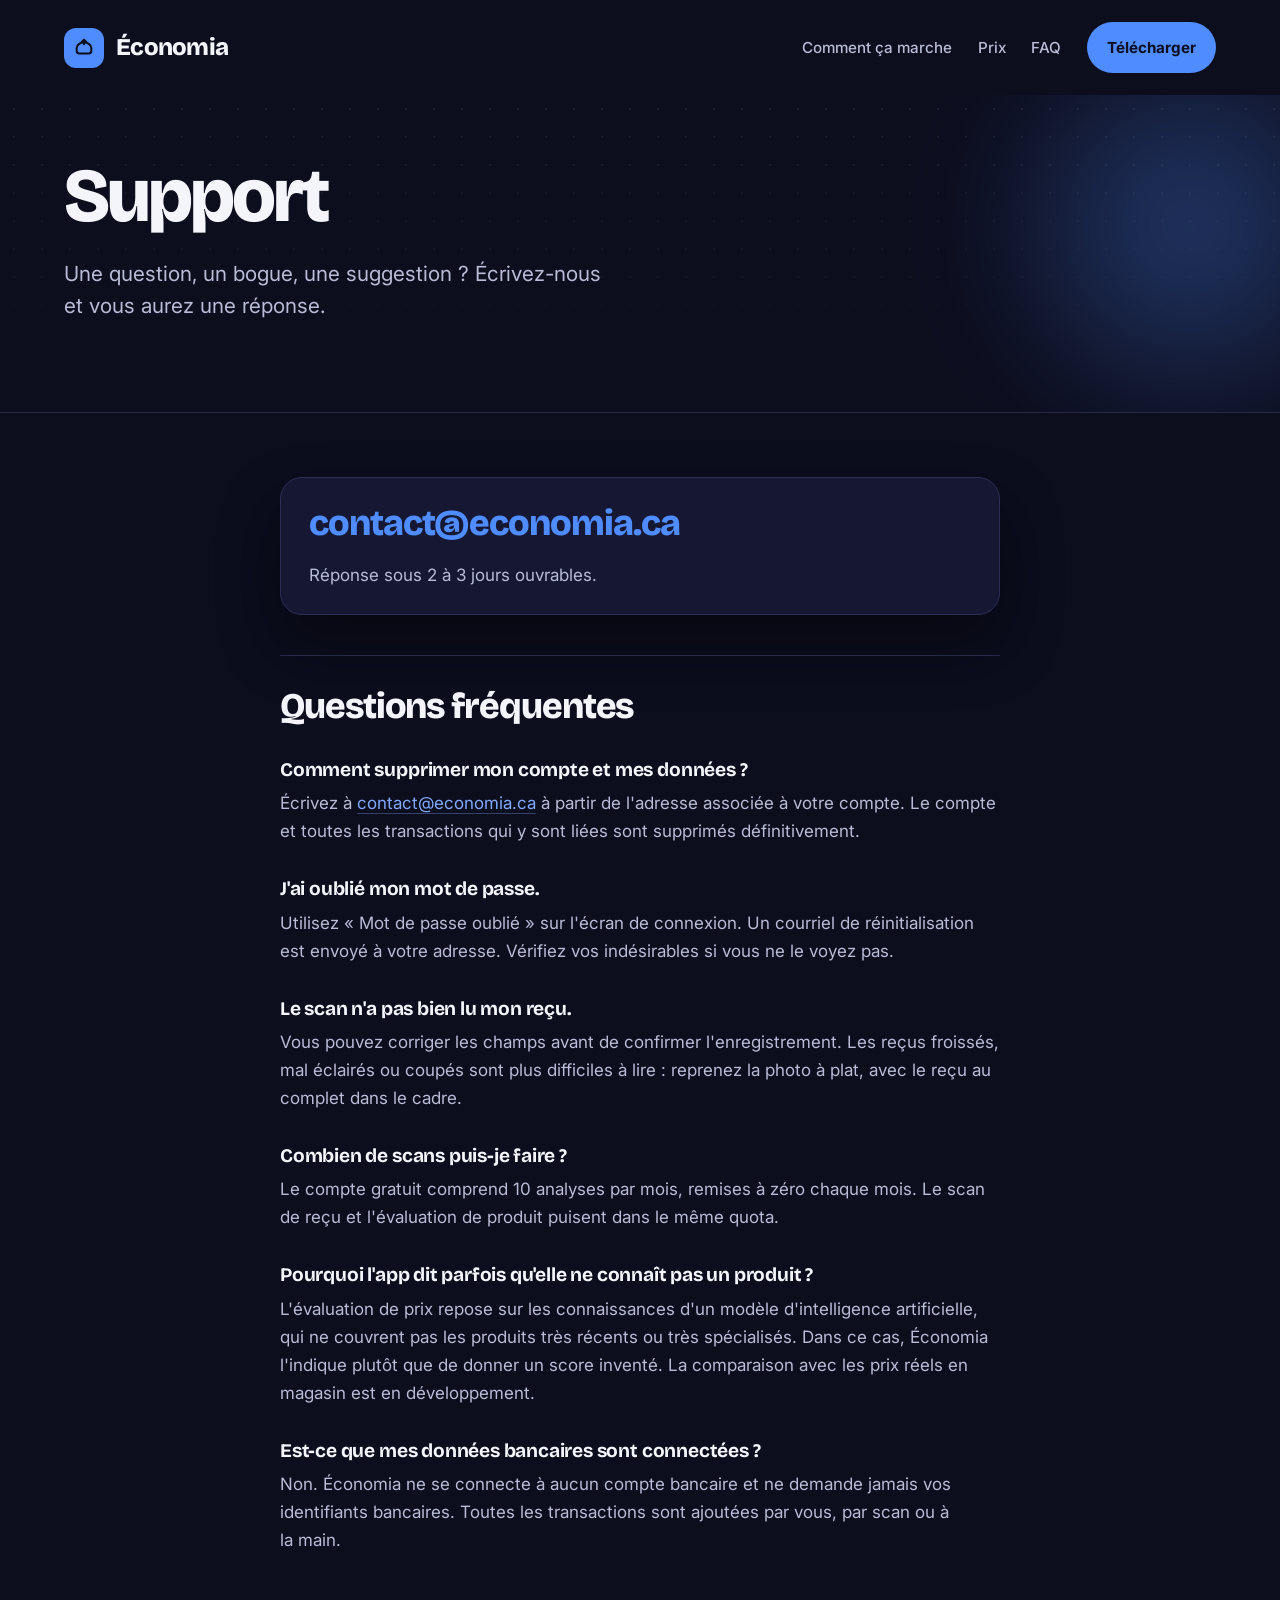
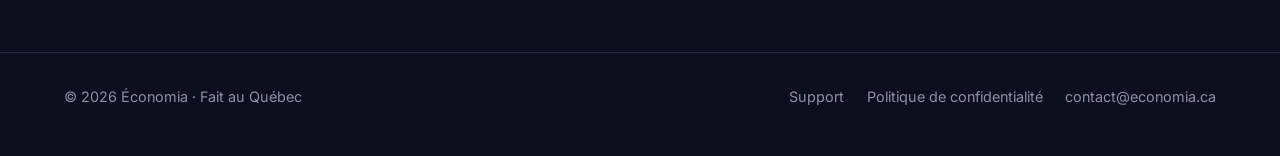
<file: support (1).html>
<!DOCTYPE html>
<html lang="fr-CA">
<head>
<meta charset="utf-8">
<meta name="viewport" content="width=device-width, initial-scale=1, viewport-fit=cover">
<meta name="theme-color" content="#0C0D1D">
<title>Support — Économia</title>
<meta name="description" content="Aide et soutien pour l'application Économia. Écrivez à contact@economia.ca.">
<link rel="preconnect" href="https://fonts.googleapis.com">
<link rel="preconnect" href="https://fonts.gstatic.com" crossorigin>
<link href="https://fonts.googleapis.com/css2?family=Bricolage+Grotesque:opsz,wght@12..96,600;12..96,700&family=Instrument+Sans:wght@400;500;600&display=swap" rel="stylesheet">
<link rel="stylesheet" href="style.css">
</head>
<body>

<header class="entete">
  <div class="enveloppe">
    <a class="logo" href="/">
      <span class="logo-marque" aria-hidden="true"><svg width="22" height="22" viewBox="0 0 24 24" fill="none" stroke="#0C0D1D" stroke-width="2.2" stroke-linecap="round" stroke-linejoin="round"><path d="M4 12a8 6 0 0 1 16 0v3a3 3 0 0 1-3 3H7a3 3 0 0 1-3-3z"></path><path d="M12 3v5"></path><path d="M9.5 5.5 12 3l2.5 2.5"></path></svg></span>
      <span>Économia</span>
    </a>
    <nav class="nav-liens" aria-label="Navigation principale">
      <a class="nav-secondaire" href="/#comment">Comment ça marche</a>
      <a class="nav-secondaire" href="/#prix">Prix</a>
      <a class="nav-secondaire" href="/#faq">FAQ</a>
      <a class="bouton" href="https://apps.apple.com/ca/app/id6791869854">Télécharger</a>
    </nav>
  </div>
</header>

<main>
  <section class="heros">
    <div class="enveloppe">
      <h1>Support</h1>
      <p class="accroche">Une question, un bogue, une suggestion&nbsp;? Écrivez-nous et vous aurez une réponse.</p>
    </div>
  </section>

  <div class="dentelure" aria-hidden="true"></div>

  <section class="contenu">
    <div class="enveloppe">
      <div class="carte">
        <p class="courriel"><a href="mailto:contact@economia.ca">contact@economia.ca</a></p>
        <p style="margin-top:0.5rem;color:var(--texte-second)">Réponse sous 2 à 3 jours ouvrables.</p>
      </div>

      <h2>Questions fréquentes</h2>

      <h3>Comment supprimer mon compte et mes données&nbsp;?</h3>
      <p>Écrivez à <a href="mailto:contact@economia.ca">contact@economia.ca</a> à partir de l'adresse associée à votre compte. Le compte et toutes les transactions qui y sont liées sont supprimés définitivement.</p>

      <h3>J'ai oublié mon mot de passe.</h3>
      <p>Utilisez «&nbsp;Mot de passe oublié&nbsp;» sur l'écran de connexion. Un courriel de réinitialisation est envoyé à votre adresse. Vérifiez vos indésirables si vous ne le voyez pas.</p>

      <h3>Le scan n'a pas bien lu mon reçu.</h3>
      <p>Vous pouvez corriger les champs avant de confirmer l'enregistrement. Les reçus froissés, mal éclairés ou coupés sont plus difficiles à lire&nbsp;: reprenez la photo à plat, avec le reçu au complet dans le cadre.</p>

      <h3>Combien de scans puis-je faire&nbsp;?</h3>
      <p>Le compte gratuit comprend 10&nbsp;analyses par mois, remises à zéro chaque mois. Le scan de reçu et l'évaluation de produit puisent dans le même quota.</p>

      <h3>Pourquoi l'app dit parfois qu'elle ne connaît pas un produit&nbsp;?</h3>
      <p>L'évaluation de prix repose sur les connaissances d'un modèle d'intelligence artificielle, qui ne couvrent pas les produits très récents ou très spécialisés. Dans ce cas, Économia l'indique plutôt que de donner un score inventé. La comparaison avec les prix réels en magasin est en développement.</p>

      <h3>Est-ce que mes données bancaires sont connectées&nbsp;?</h3>
      <p>Non. Économia ne se connecte à aucun compte bancaire et ne demande jamais vos identifiants bancaires. Toutes les transactions sont ajoutées par vous, par scan ou à la main.</p>
    </div>
  </section>
</main>

<footer class="pied">
  <div class="enveloppe">
    <span>© 2026 Économia · Fait au Québec</span>
    <span class="pied-liens">
      <a href="/support">Support</a>
      <a href="/confidentialite">Politique de confidentialité</a>
      <a href="mailto:contact@economia.ca">contact@economia.ca</a>
    </span>
  </div>
</footer>

</body>
</html>
</file>
<file: style.css>
@import url("https://fonts.googleapis.com/css2?family=Bricolage+Grotesque:opsz,wght@12..96,500..800&family=Inter:wght@400;500;600;700&display=swap");

/* Même identité que la page d'accueil : bleu nuit, bleu électrique, Bricolage Grotesque + Inter */
:root {
  --fond: #0C0D1D;
  --fond-carte: #151733;
  --menthe: #7FAAFF;          /* nom gardé pour les pages existantes : c'est maintenant l'accent bleu */
  --accent: #4F8CFF;
  --texte: #F4F5FB;
  --texte-second: #B8BCD6;
  --texte-attenue: #8A8FB0;
  --bordure: #262947;
}

*, *::before, *::after { box-sizing: border-box; }

html { -webkit-text-size-adjust: 100%; scroll-behavior: smooth; }

body {
  margin: 0;
  background: var(--fond);
  color: var(--texte);
  font-family: "Inter", -apple-system, BlinkMacSystemFont, "Segoe UI", Roboto, sans-serif;
  font-size: 17px;
  line-height: 1.65;
  overflow-x: hidden;
}

h1, h2, h3 {
  font-family: "Bricolage Grotesque", "Inter", -apple-system, BlinkMacSystemFont, sans-serif;
  margin: 0;
}

h1 {
  font-size: clamp(2.6rem, 8vw, 4.75rem);
  font-weight: 800;
  line-height: 0.98;
  letter-spacing: -0.04em;
  text-wrap: balance;
}
h2 {
  font-size: clamp(1.6rem, 4.2vw, 2.25rem);
  font-weight: 800;
  line-height: 1.05;
  letter-spacing: -0.03em;
  margin-top: 3.5rem;
  margin-bottom: 0.9rem;
  padding-top: 2rem;
  border-top: 1px solid var(--bordure);
}
h3 {
  font-size: 1.2rem;
  font-weight: 700;
  line-height: 1.25;
  letter-spacing: -0.01em;
  margin-top: 2rem;
  margin-bottom: 0.45rem;
}

p, li { max-width: 66ch; color: var(--texte-second); }
p { margin: 0 0 1.1rem; text-wrap: pretty; }
strong { color: var(--texte); font-weight: 600; }
ul { padding-left: 1.2rem; margin: 0 0 1.1rem; }
li { margin-bottom: 0.5rem; }
li::marker { color: var(--accent); }

a { color: var(--menthe); text-decoration: none; border-bottom: 1px solid rgba(127, 170, 255, 0.35); }
a:hover { color: #A9C6FF; border-bottom-color: #A9C6FF; }
a:focus-visible { outline: 2px solid var(--menthe); outline-offset: 3px; border-radius: 6px; }

.enveloppe { max-width: 48rem; margin: 0 auto; padding: 0 1.5rem; }
.entete .enveloppe, .pied .enveloppe, .heros .enveloppe { max-width: 75rem; }

/* En-tête */
.entete { padding: 1.4rem 0; position: relative; z-index: 2; }
.entete .enveloppe { display: flex; align-items: center; justify-content: space-between; gap: 1rem; flex-wrap: wrap; }
.logo {
  display: inline-flex;
  align-items: center;
  gap: 0.75rem;
  font-family: "Bricolage Grotesque", "Inter", sans-serif;
  font-weight: 800;
  font-size: 1.5rem;
  letter-spacing: -0.03em;
  color: var(--texte);
  border: none;
}
.logo:hover { color: var(--texte); }
.logo-marque {
  display: inline-flex;
  align-items: center;
  justify-content: center;
  width: 40px;
  height: 40px;
  border-radius: 12px;
  background: var(--accent);
  flex-shrink: 0;
}
.nav-liens { display: flex; align-items: center; flex-wrap: wrap; gap: 0.5rem 1.6rem; font-size: 0.95rem; font-weight: 500; }
.nav-liens a { color: var(--texte-second); border: none; padding: 0.6rem 0; }
.nav-liens a:hover { color: var(--texte); }
.nav-liens a.bouton {
  background: var(--accent);
  color: var(--fond);
  font-weight: 700;
  padding: 0.8rem 1.25rem;
  border-radius: 999px;
}
.nav-liens a.bouton:hover { color: var(--fond); background: #7FAAFF; }
@media (max-width: 720px) { .nav-liens a.nav-secondaire { display: none; } }

/* Héros : grille de points et halo bleu, comme l'accueil */
.heros { padding: 4rem 0 4.5rem; position: relative; overflow: hidden; }
.heros::before {
  content: "";
  position: absolute;
  inset: 0;
  background-image: radial-gradient(rgba(255, 255, 255, 0.07) 1px, transparent 1.5px);
  background-size: 28px 28px;
  -webkit-mask-image: linear-gradient(to bottom, #000 0%, transparent 90%);
  mask-image: linear-gradient(to bottom, #000 0%, transparent 90%);
  pointer-events: none;
}
.heros::after {
  content: "";
  position: absolute;
  right: -18%;
  top: -60%;
  width: 640px;
  height: 640px;
  border-radius: 50%;
  background: radial-gradient(closest-side, var(--accent), transparent 72%);
  opacity: 0.35;
  filter: blur(50px);
  pointer-events: none;
}
.heros .enveloppe { position: relative; z-index: 1; }
.heros p.accroche {
  font-size: clamp(1.1rem, 2.6vw, 1.3rem);
  line-height: 1.55;
  color: var(--texte-second);
  margin-top: 1.5rem;
  max-width: 34rem;
}
.dentelure { height: 1px; background: var(--bordure); }

/* Blocs de contenu */
.contenu { padding: 2.5rem 0 5rem; }
.contenu .enveloppe > h2:first-of-type { margin-top: 1.5rem; }
.date-maj {
  display: inline-block;
  color: var(--texte-attenue);
  font-size: 0.8rem;
  font-weight: 600;
  letter-spacing: 0.12em;
  text-transform: uppercase;
  margin-bottom: 1rem;
}

.carte {
  background: var(--fond-carte);
  border: 1px solid #2B2F58;
  border-radius: 22px;
  padding: 1.6rem 1.75rem;
  margin: 1.5rem 0 2.5rem;
  box-shadow: 0 30px 60px rgba(0, 0, 0, 0.4);
}
.carte p { color: var(--texte-second); }
.carte p:last-child, .carte ul:last-child { margin-bottom: 0; }

.courriel {
  font-family: "Bricolage Grotesque", "Inter", sans-serif;
  font-size: clamp(1.5rem, 5vw, 2.25rem);
  font-weight: 800;
  letter-spacing: -0.03em;
  line-height: 1.1;
}
.courriel a { border: none; color: var(--accent); }
.courriel a:hover { color: #A9C6FF; }

/* Pied de page */
.pied {
  border-top: 1px solid var(--bordure);
  padding: 2rem 0 3rem;
  color: var(--texte-attenue);
  font-size: 0.9rem;
}
.pied .enveloppe { display: flex; flex-wrap: wrap; gap: 0.5rem 1.5rem; justify-content: space-between; }
.pied-liens { display: flex; flex-wrap: wrap; gap: 0.4rem 1.4rem; }
.pied a { color: var(--texte-attenue); border: none; }
.pied a:hover { color: var(--texte); }

@media (prefers-reduced-motion: reduce) {
  html { scroll-behavior: auto; }
  * { animation: none !important; transition: none !important; }
}
</file>
